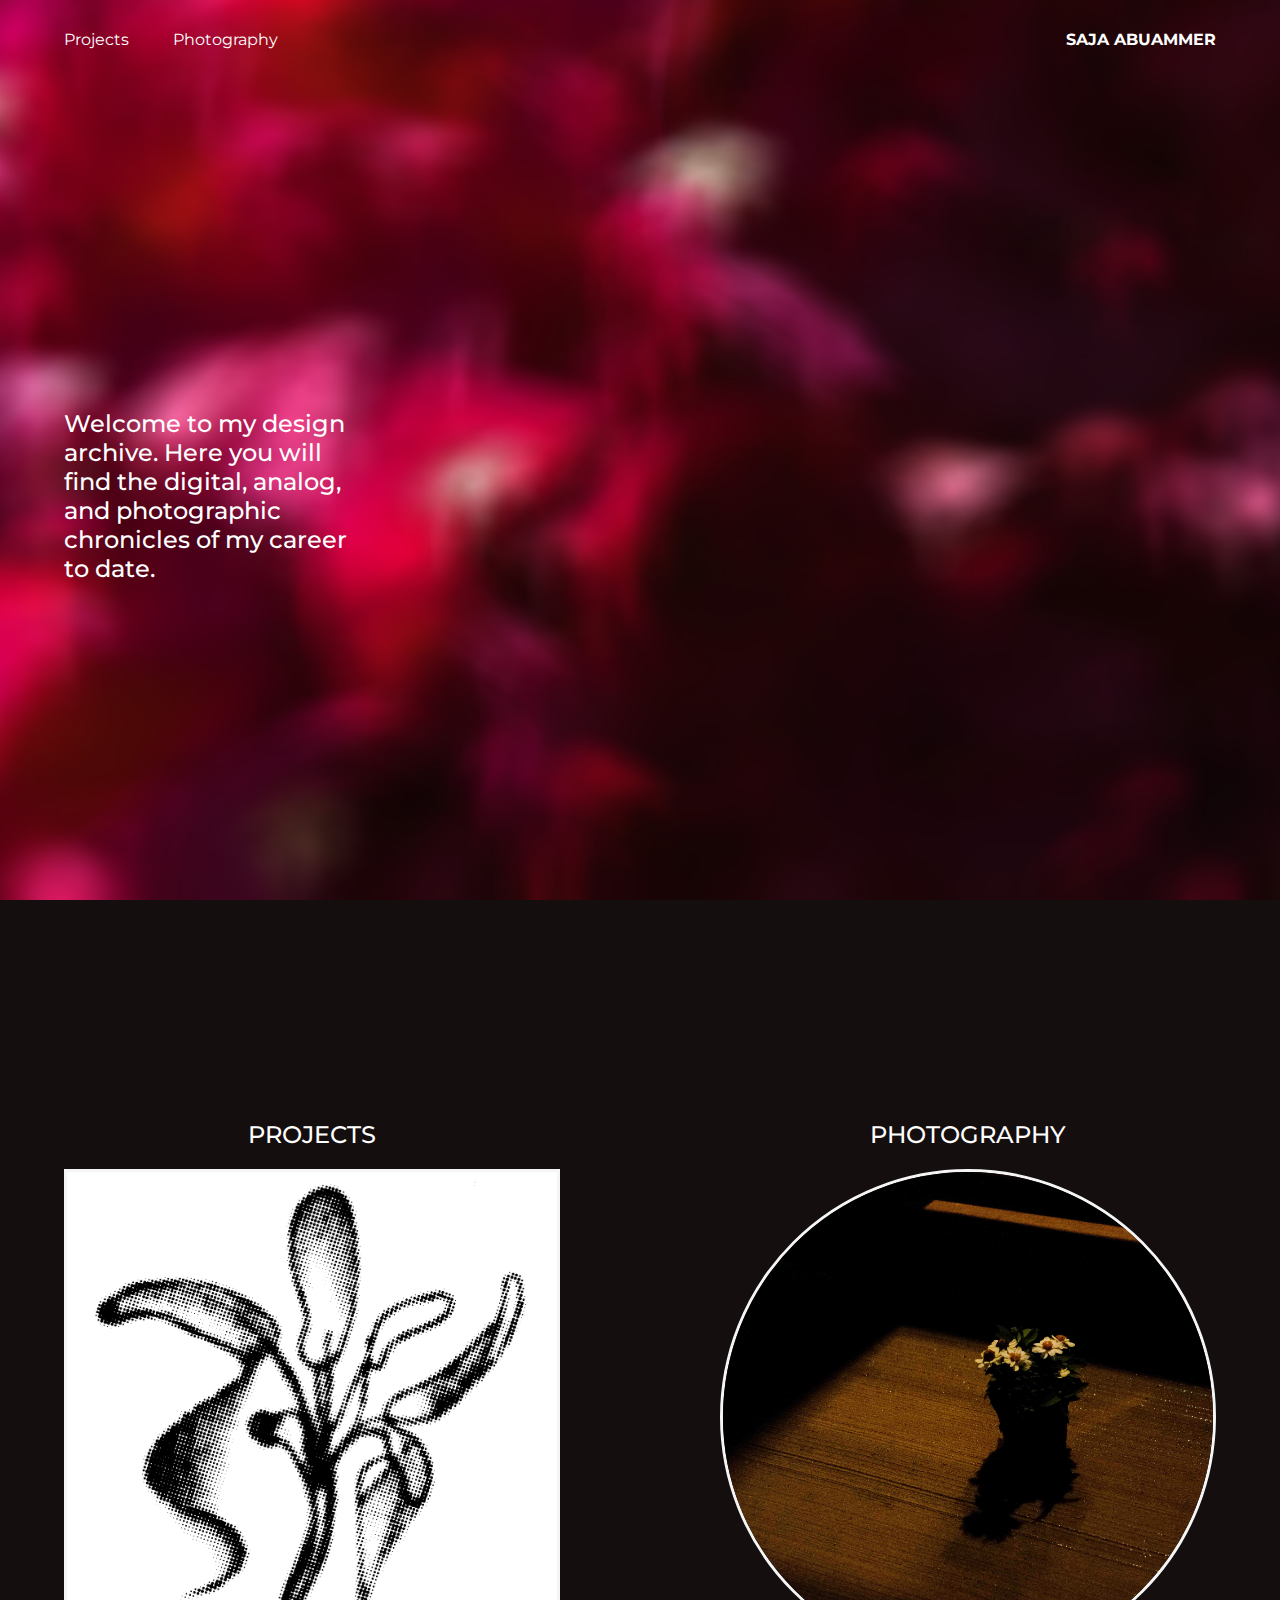
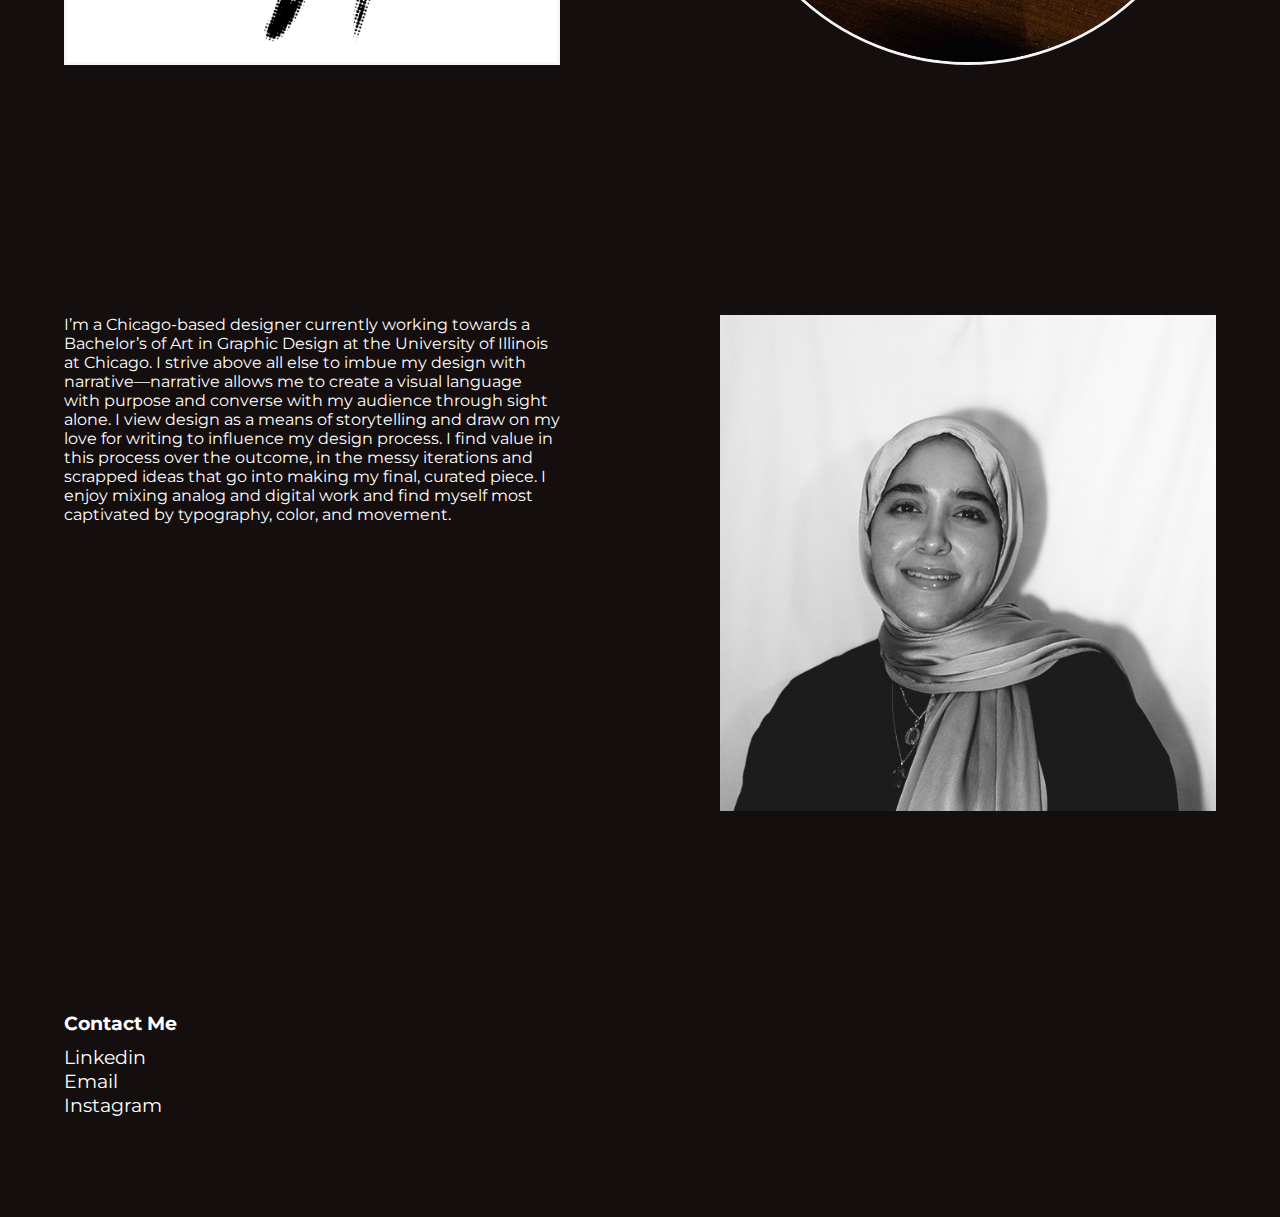
<file: index.html>
<!DOCTYPE html>
<html>
<head>
<meta charset="UTF-8">
<title>Boilerplate Template</title>

<link href="css/main.css" rel="stylesheet" type="text/css">

<link rel="preconnect" href="https://fonts.googleapis.com"> 
<link rel="preconnect" href="https://fonts.gstatic.com" crossorigin> 
<link rel="preconnect" href="https://fonts.googleapis.com">
<link rel="preconnect" href="https://fonts.gstatic.com" crossorigin>
<link href="https://fonts.googleapis.com/css2?family=Montserrat:ital,wght@0,300;0,400;0,500;0,600;0,700;0,800;0,900;1,200;1,300;1,400;1,500;1,600;1,700;1,800;1,900&display=swap" rel="stylesheet">

<link href="css/font-awesome.css" rel="stylesheet" type="text/css">

</head>

<body class="home-page">





<div class="container">
<section class="layout">
<header>
        <span class="title"><a href="index.html">SAJA ABUAMMER</a></span>

    <nav class="links">
    <ul class="menu">
        <li><a href="projects_overview.html">Projects</a></li>
        <li><a href="photography_overview.html">Photography</a></li>

    </ul>
    </nav>
    </header>
         <p class="intro-text">Welcome to my design archive. Here you will find the digital, analog, and photographic chronicles of my career to date.</div>
         </section>
</div>

<div class="home-bottom"></div>
<section class="layout">


<div class="home-grid">

    <p class="projects-title1">Projects</p>
    <p class="projects-title2">Photography</p>
    <a href="projects_overview.html"><img src="images/Thumbnails/BotanicalSymbols_-02.png" alt="" class="border"/></a>
    <a href="photography_overview.html"><img src="images/Thumbnails/Light+Shadow_TN.jpg" alt="" class="radius"/></a>

    <p class="about">I’m a Chicago-based designer currently working towards a Bachelor’s of Art in Graphic Design at the University of Illinois at Chicago. I strive above all else to imbue my design with narrative—narrative allows me to create a visual language with purpose and converse with my audience through sight alone. I view design as a means of storytelling and draw on my love for writing to influence my design process. I find value in this process over the outcome, in the messy iterations and scrapped ideas that go into making my final, curated piece. I enjoy mixing analog and digital work and find myself most captivated by typography, color, and movement.</p>
    <a href="Projects.html"><img src="images/Thumbnails/Saja_ProfilePic_BW.jpg"  alt="" class="about"/></a>

</div>

<footer>
    <div class="footer-content">
        <h4>Contact Me</h4>
    <ul>
        <li>
            <a href="https://www.linkedin.com/in/saja-abuammer/">Linkedin</a>
            <a href="mailto:sajaabuammer03@gmail.com">Email</a>
            <a href="https://www.instagram.com/saja.abuammer/?hl=en">Instagram</a>
        </li>
    </ul>
    </div>
</footer>
</section>

<script>
    var links = document.getElementsByClassName("links")
    var menu = document.getElementsByClassName("menu")
 
    window.onscroll = function(){
        if(window.pageYOffset >= menu.offsetTop){
            navbar.classList.add("sticky");
    }
    else{
        navbar.classList.remove("sticky");
    }
}
</script>

</body>
</html>
</file>
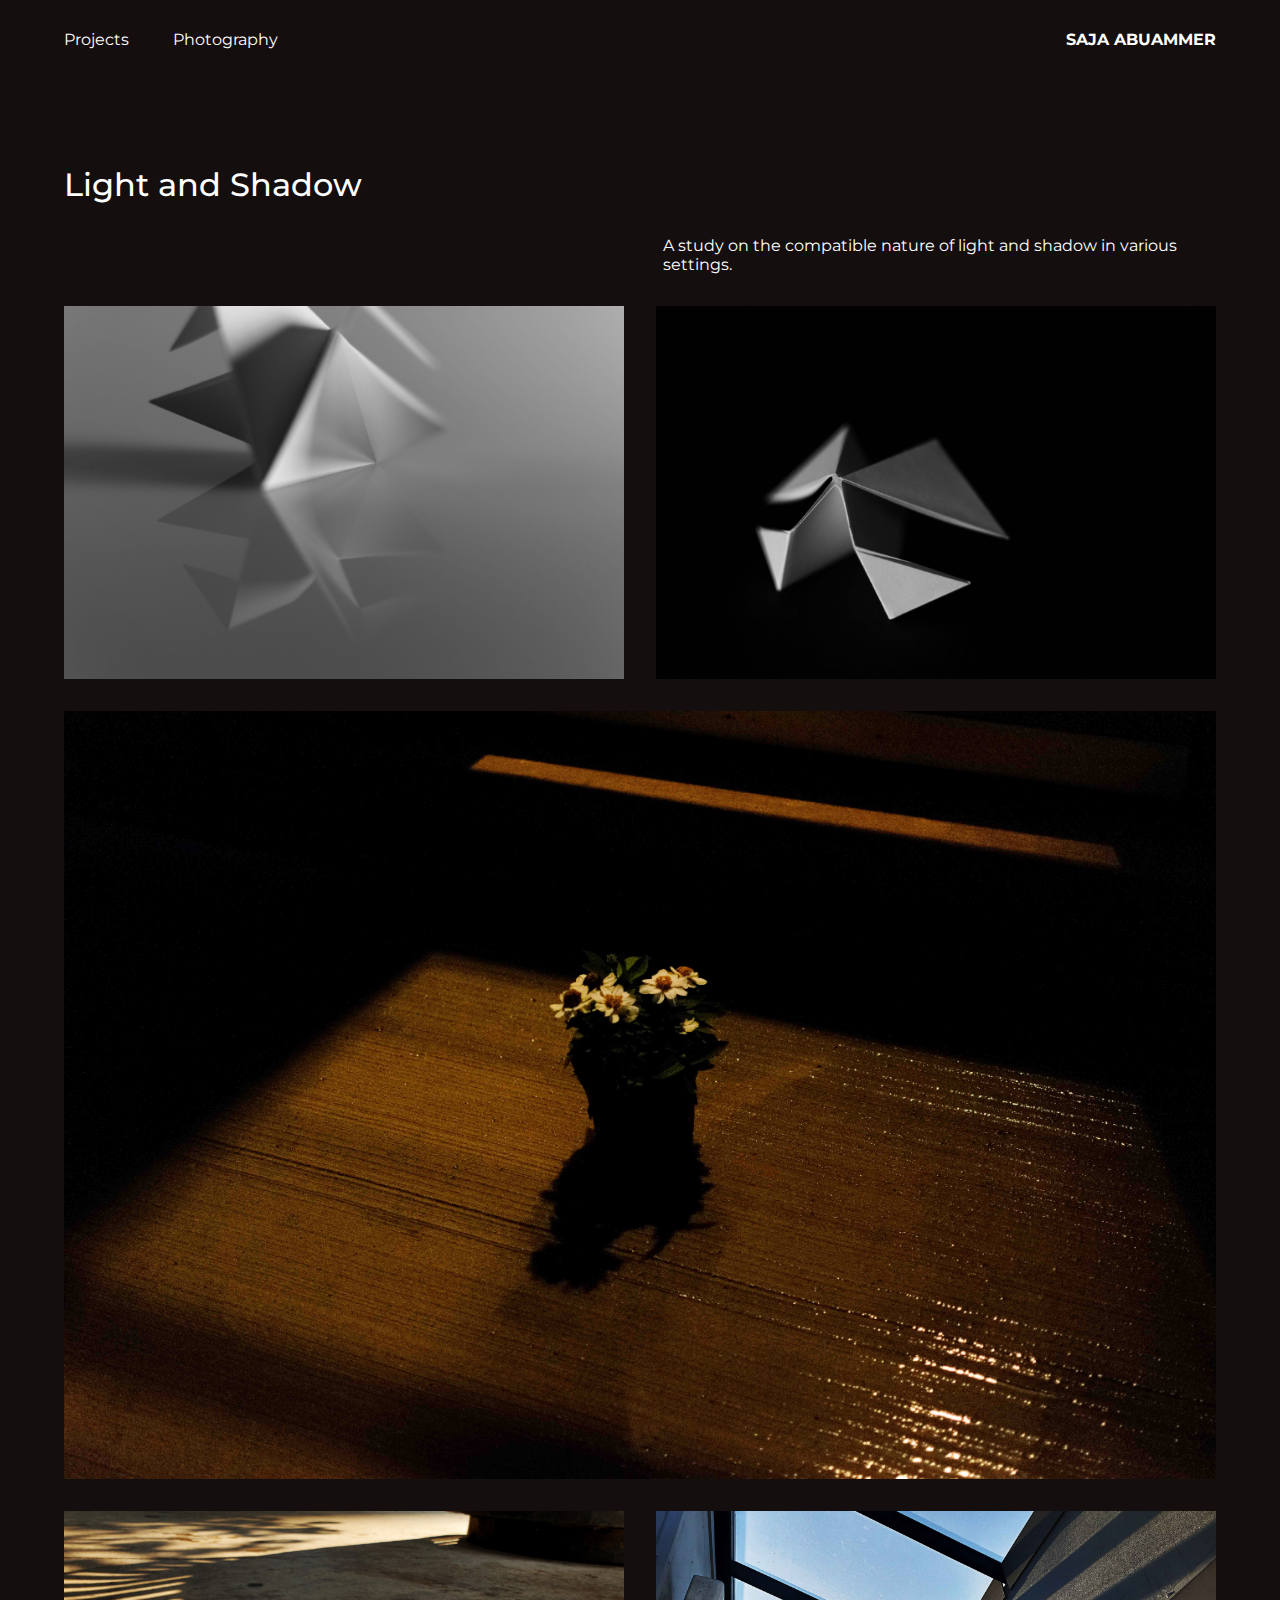
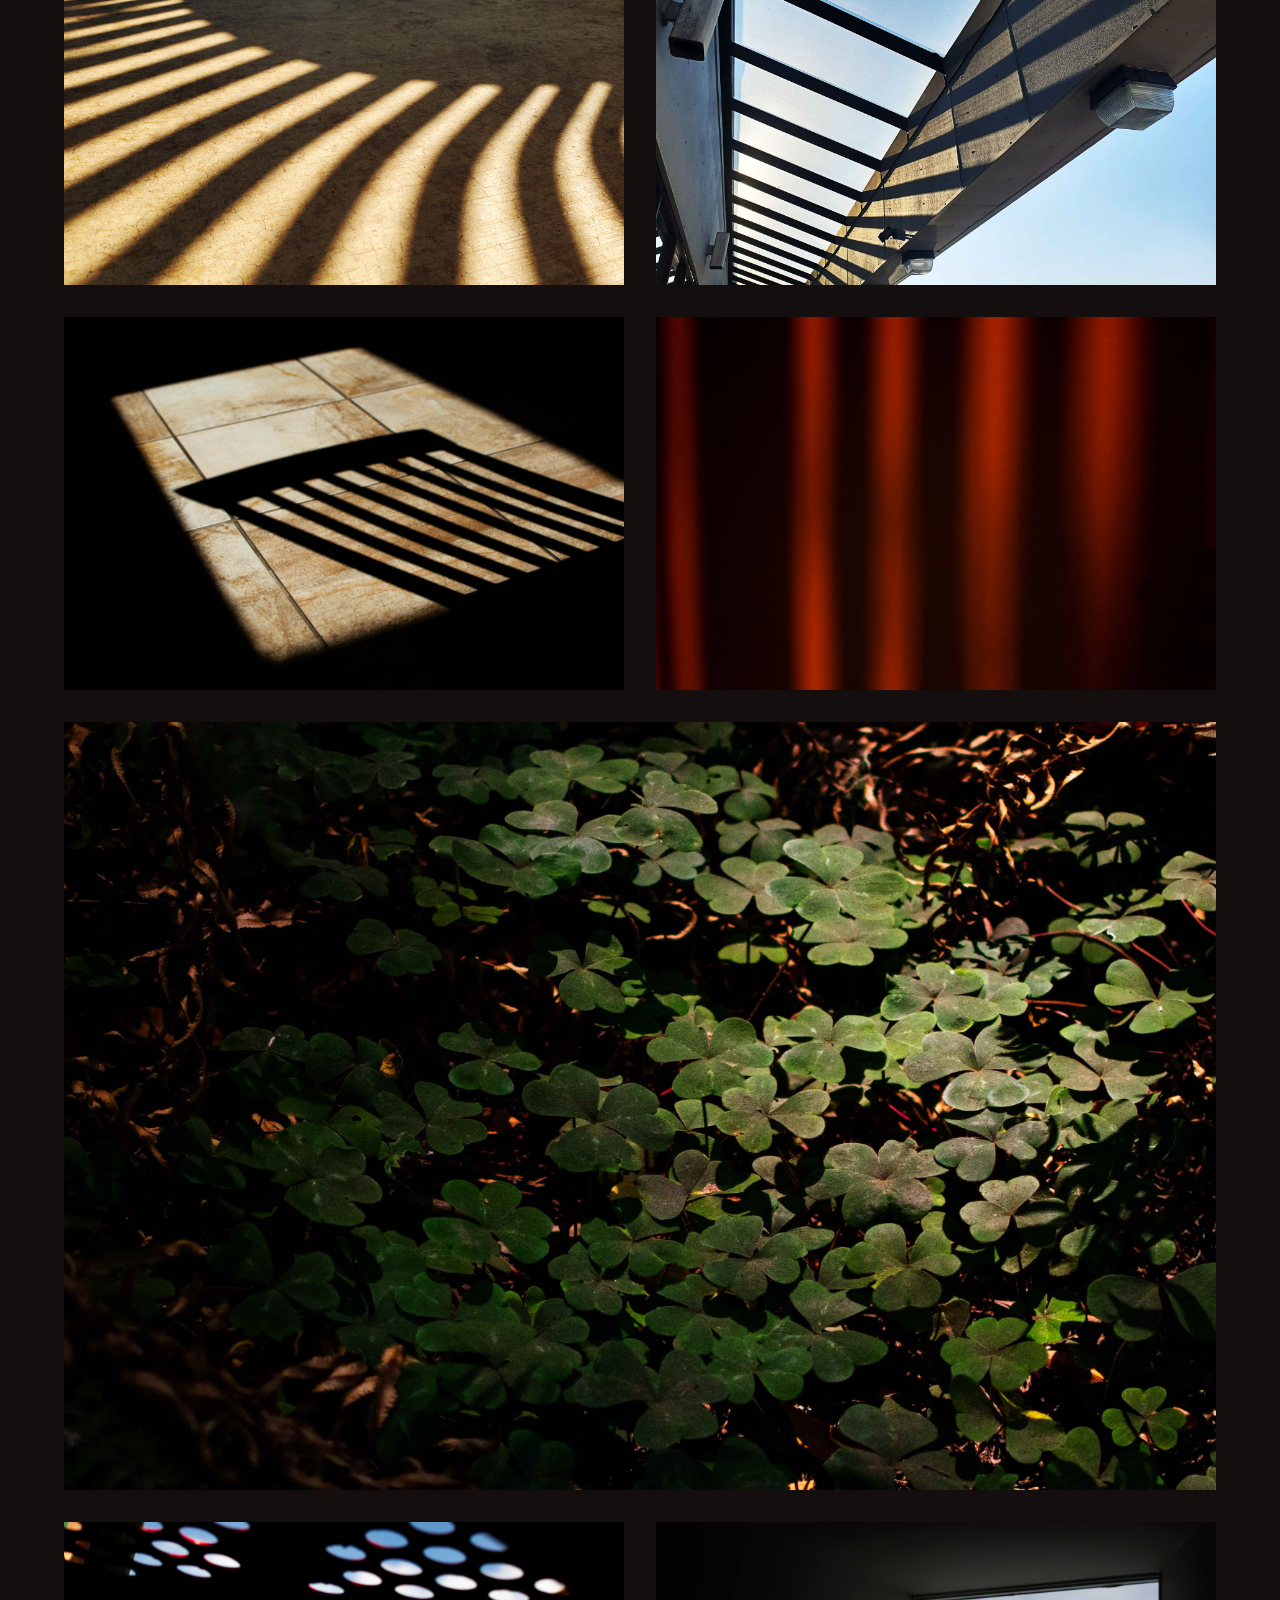
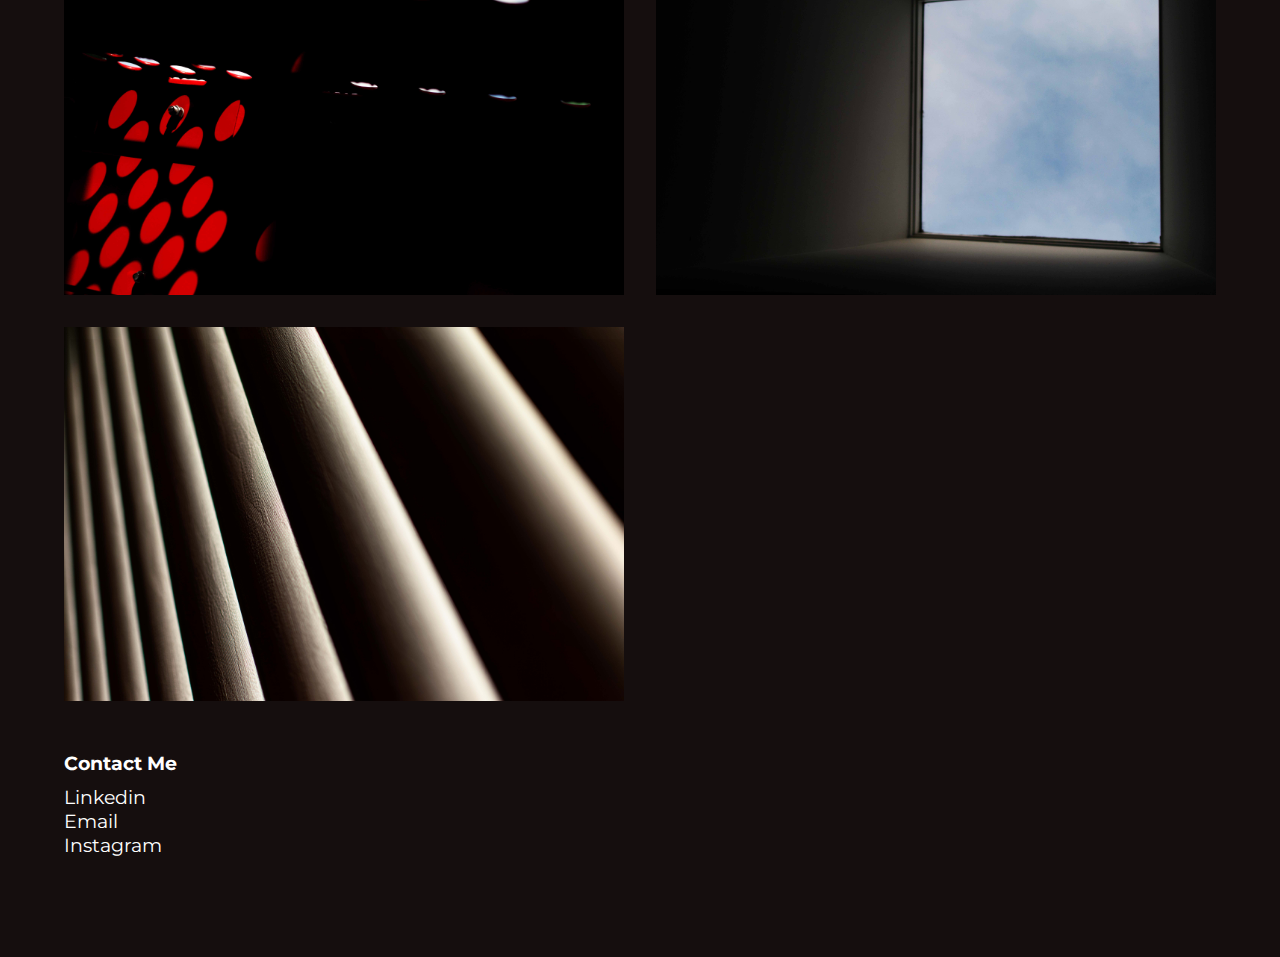
<file: photography_1.html>
<!DOCTYPE html>
<html>
<head>
<meta charset="UTF-8">
<title>Boilerplate Template</title>

<link href="css/main.css" rel="stylesheet" type="text/css">

<link rel="preconnect" href="https://fonts.googleapis.com"> 
<link rel="preconnect" href="https://fonts.gstatic.com" crossorigin> 
<link rel="preconnect" href="https://fonts.googleapis.com">
<link rel="preconnect" href="https://fonts.gstatic.com" crossorigin>
<link href="https://fonts.googleapis.com/css2?family=Montserrat:ital,wght@0,300;0,400;0,500;0,600;0,700;0,800;0,900;1,200;1,300;1,400;1,500;1,600;1,700;1,800;1,900&display=swap" rel="stylesheet">

<link href="css/font-awesome.css" rel="stylesheet" type="text/css">

</head>


<body>
<section class="layout">

    <header>
        <div class="title">
            <span><a href="index.html">SAJA ABUAMMER</a></span>
        </div>
    
        <nav class="links">
        <ul>
            <li><a href="projects_overview.html">Projects</a></li>
            <li><a href="photography_overview.html">Photography</a></li>
    
        </ul>
        </nav>
    
    </header>
    
<main>

    <h1>Light and Shadow</h1>
     <h2> A study on the compatible nature of light and shadow in various settings.</h2>

    <div class="photography1-grid">
        <div><img src="images/Photography_Images/paper forms/rigid/PT_Small_Rigid-3.jpg" alt=""/></div>
        <div><img src="images/Photography_Images/paper forms/rigid/PT_Small_Rigid-2.jpg" alt=""/></div>
        <div class="pthighlight"><img src="images/Photography_Images/Light + Shadow/PT_Small_L+S-3.jpg" alt=""/></div>
        <div><img src="images/Photography_Images/Light + Shadow/PT_Small_L+S-1.jpg" alt=""/></div>
        <div><img src="images/Photography_Images/Light + Shadow/PT_Small_L+S-5.jpg" alt=""/></div>
        <div><img src="images/Photography_Images/Light + Shadow/PT_Small_L+S-6.jpg" alt=""/></div>
        <div><img src="images/Photography_Images/Light + Shadow/PT_Small_L+S-7.jpg" alt=""/></div>
        <div class="pthighlight"><img src="images/Photography_Images/Light + Shadow/PT_Small_L+S-10.jpg" alt=""/></div>
        <div><img src="images/Photography_Images/Light + Shadow/PT_Small_L+S-8.jpg" alt=""/></div>
        <div><img src="images/Photography_Images/Light + Shadow/PT_Small_L+S-14.jpg" alt=""/></div>
        <div><img src="images/Photography_Images/Light + Shadow/PT_Small_L+S-4.jpg" alt=""/></div>

    </div>

</main>

<footer>
    <div class="footer-content">
        <h4>Contact Me</h4>
    <ul>
        <li>
            <a href="https://www.linkedin.com/in/saja-abuammer/">Linkedin</a>
            <a href="mailto:sajaabuammer03@gmail.com">Email</a>
            <a href="https://www.instagram.com/saja.abuammer/?hl=en">Instagram</a>
        </li>
    </ul>
    </div>
</footer>
</section>
</body>
</file>
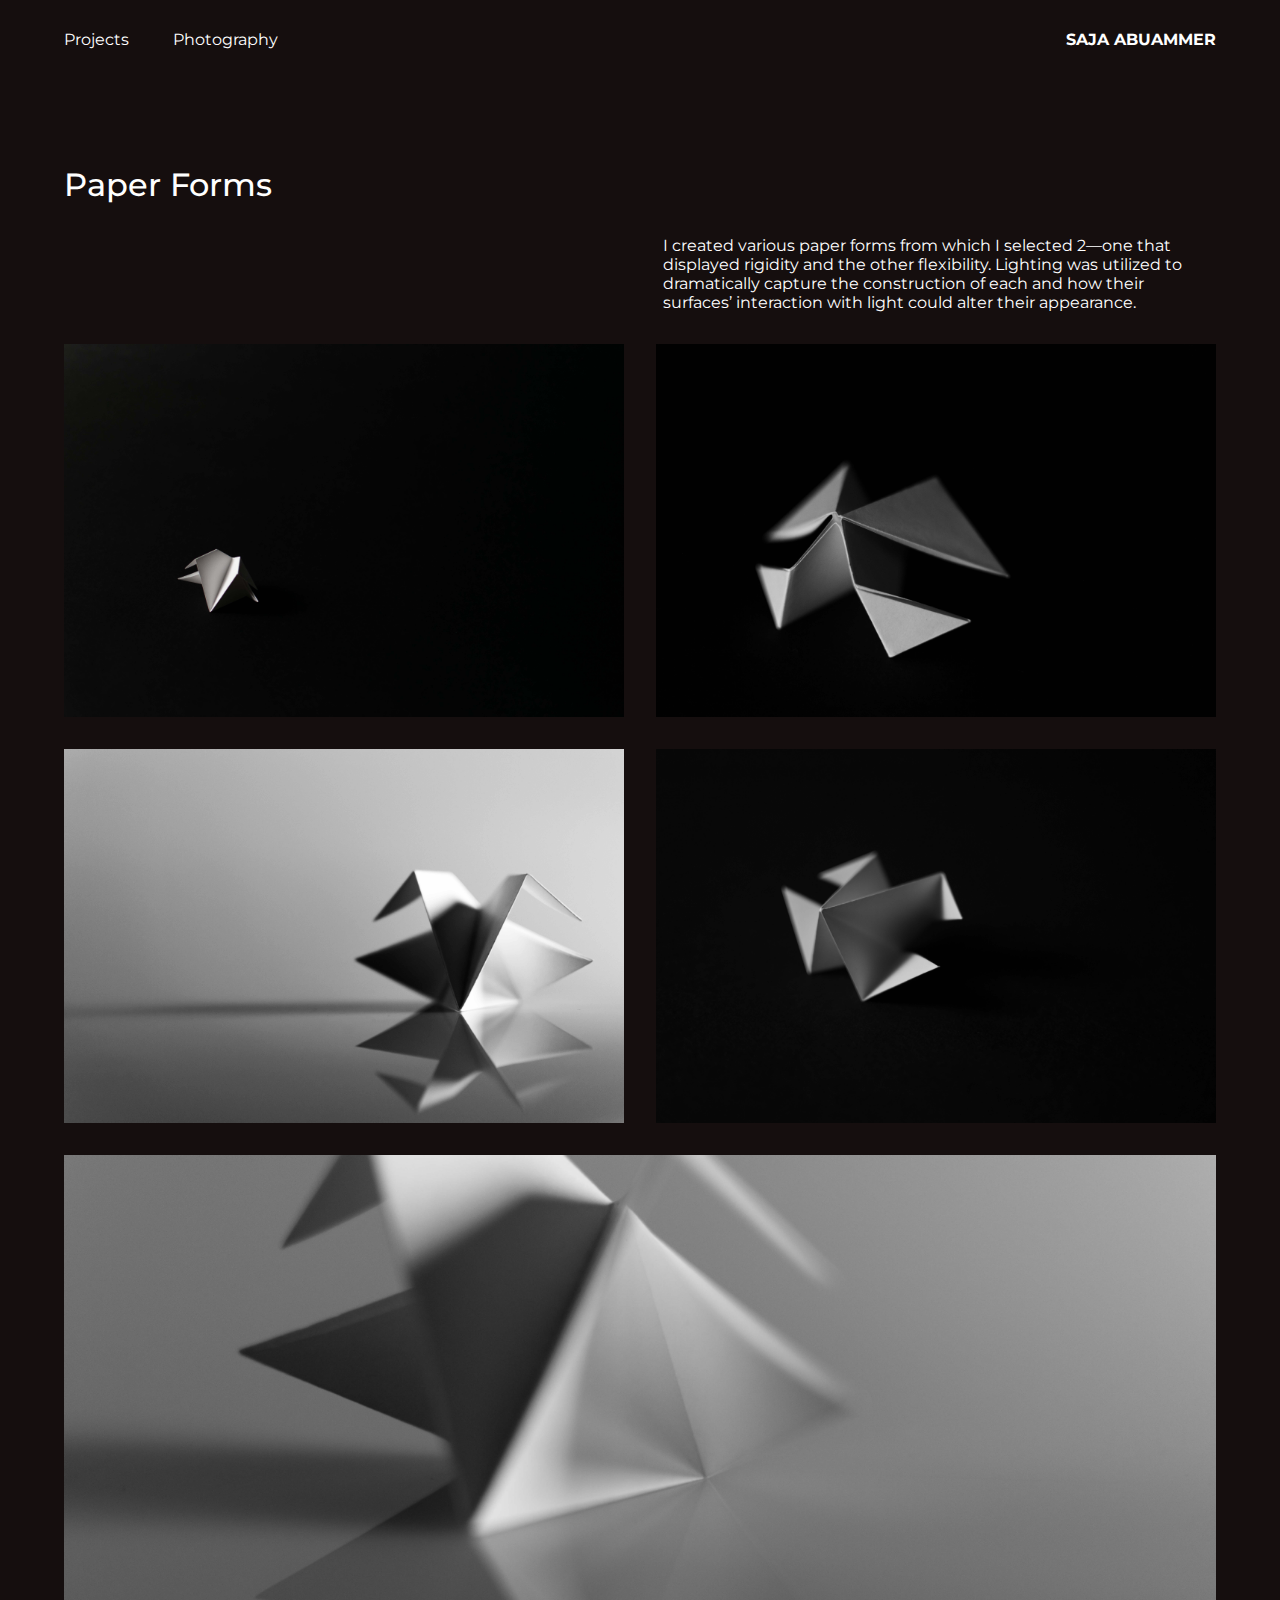
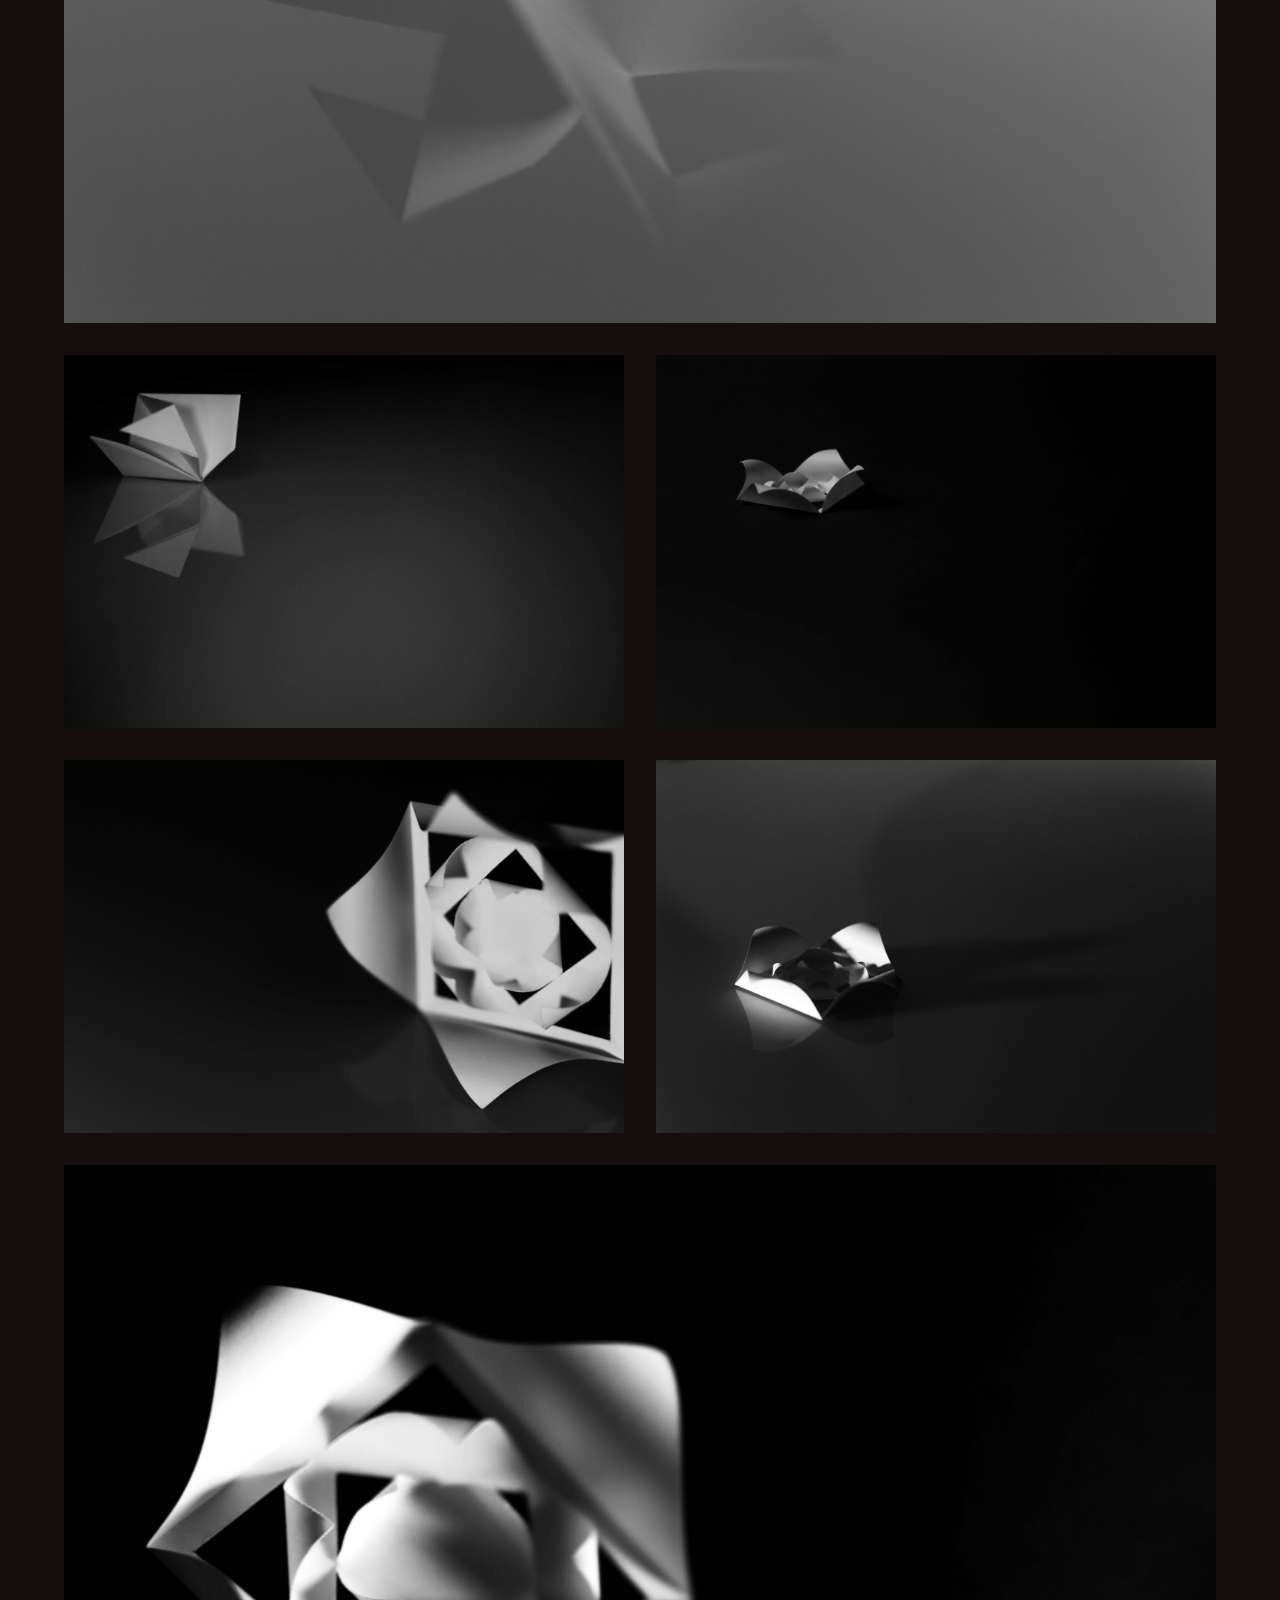
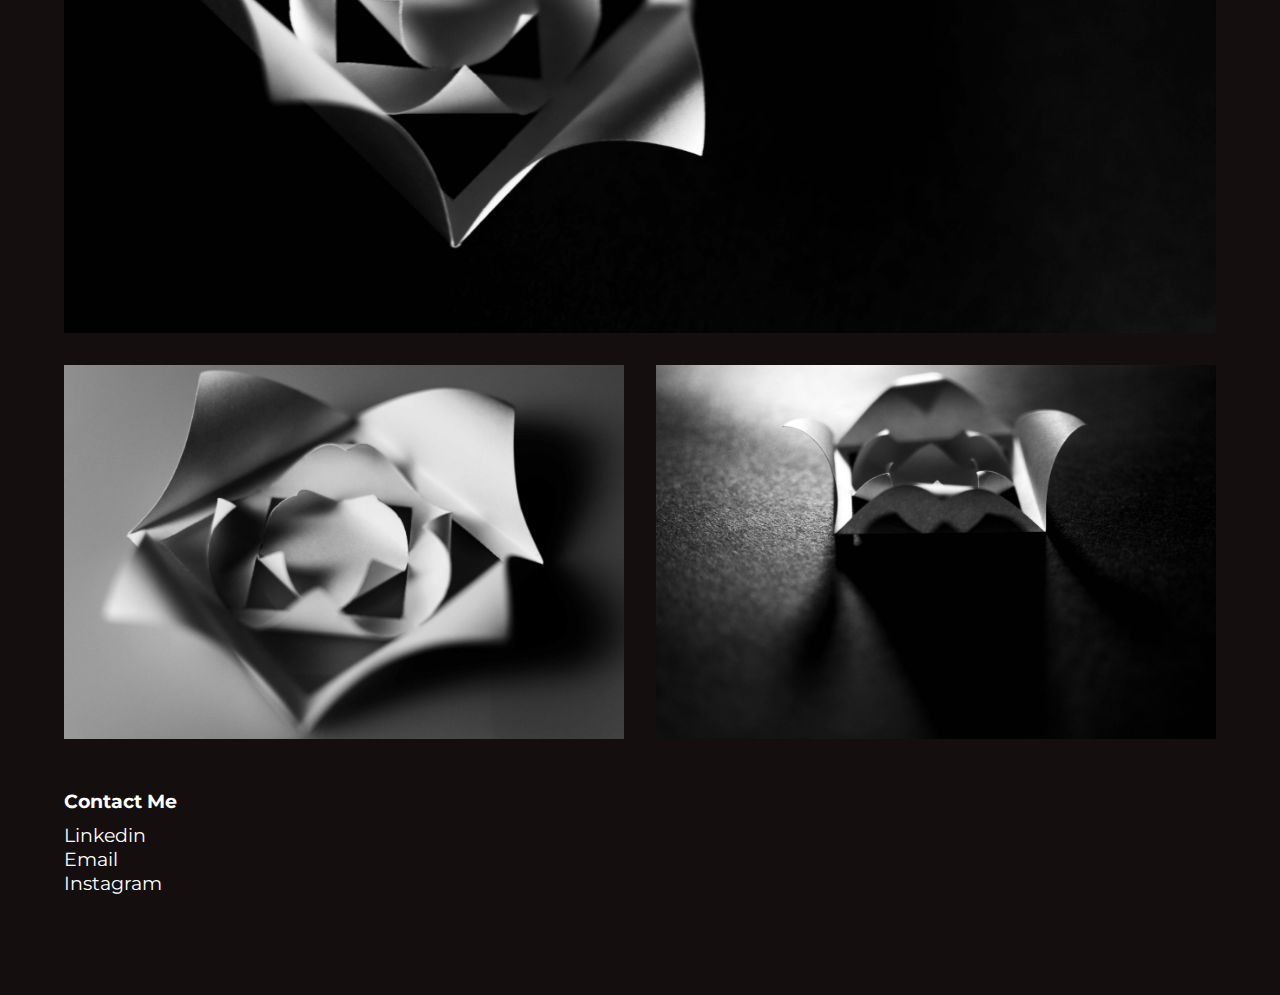
<file: photography_2.html>
<!DOCTYPE html>
<html>
<head>
<meta charset="UTF-8">
<title>Boilerplate Template</title>

<link href="css/main.css" rel="stylesheet" type="text/css">

<link rel="preconnect" href="https://fonts.googleapis.com"> 
<link rel="preconnect" href="https://fonts.gstatic.com" crossorigin> 
<link rel="preconnect" href="https://fonts.googleapis.com">
<link rel="preconnect" href="https://fonts.gstatic.com" crossorigin>
<link href="https://fonts.googleapis.com/css2?family=Montserrat:ital,wght@0,300;0,400;0,500;0,600;0,700;0,800;0,900;1,200;1,300;1,400;1,500;1,600;1,700;1,800;1,900&display=swap" rel="stylesheet">

<link href="css/font-awesome.css" rel="stylesheet" type="text/css">

</head>


<body>
<section class="layout">

    <header>
        <div class="title">
            <span><a href="index.html">SAJA ABUAMMER</a></span>
        </div>
    
        <nav class="links">
        <ul>
            <li><a href="projects_overview.html">Projects</a></li>
            <li><a href="photography_overview.html">Photography</a></li>
    
        </ul>
        </nav>
    
    </header>
    
<main>

    <h1>Paper Forms</h1>
        <h2> I created various paper forms from which I selected 2—one that displayed rigidity and the other flexibility. Lighting was utilized to dramatically capture the construction of each and how their surfaces’ interaction with light could alter their appearance. </h2>

    <div class="photography1-grid">
        <div><img src="images/Photography_Images/paper forms/rigid/PT_Small_Rigid-1.jpg"  alt=""/></div>
        <div><img src="images/Photography_Images/paper forms/rigid/PT_Small_Rigid-2.jpg"  alt=""/></div>
        <div><img src="images/Photography_Images/paper forms/rigid/PT_Small_Rigid-6.jpg"  alt=""/></div>
        <div><img src="images/Photography_Images/paper forms/rigid/PT_Small_Rigid-4.jpg"  alt=""/></div>
        <div class="pthighlight"><img src="images/Photography_Images/paper forms/rigid/PT_Small_Rigid-3.jpg"  alt=""/></div>
        <div><img src="images/Photography_Images/paper forms/rigid/PT_Small_Rigid-5.jpg"  alt=""/></div>
        
        <div><img src="images/Photography_Images/paper forms/flex/PT_Small_Flex-2.jpg"  alt=""/></div>
        <div><img src="images/Photography_Images/paper forms/flex/PT_Small_Flex-4.jpg"  alt=""/></div>
        <div><img src="images/Photography_Images/paper forms/flex/PT_Small_Flex-3.jpg"  alt=""/></div>
        <div class="pthighlight"><img src="images/Photography_Images/paper forms/flex/PT_Small_Flex-1.jpg"  alt=""/></div>
        <div><img src="images/Photography_Images/paper forms/flex/PT_Small_Flex-5.jpg"  alt=""/></div>
        <div><img src="images/Photography_Images/paper forms/flex/NEW_flexible.jpg"  alt=""/></div>

        
    </div>
    
</main>

<footer>
    <div class="footer-content">
        <h4>Contact Me</h4>
    <ul>
        <li>
            <a href="https://www.linkedin.com/in/saja-abuammer/">Linkedin</a>
            <a href="mailto:sajaabuammer03@gmail.com">Email</a>
            <a href="https://www.instagram.com/saja.abuammer/?hl=en">Instagram</a>
        </li>
    </ul>
    </div>
</footer>
</section>
</body>
</file>
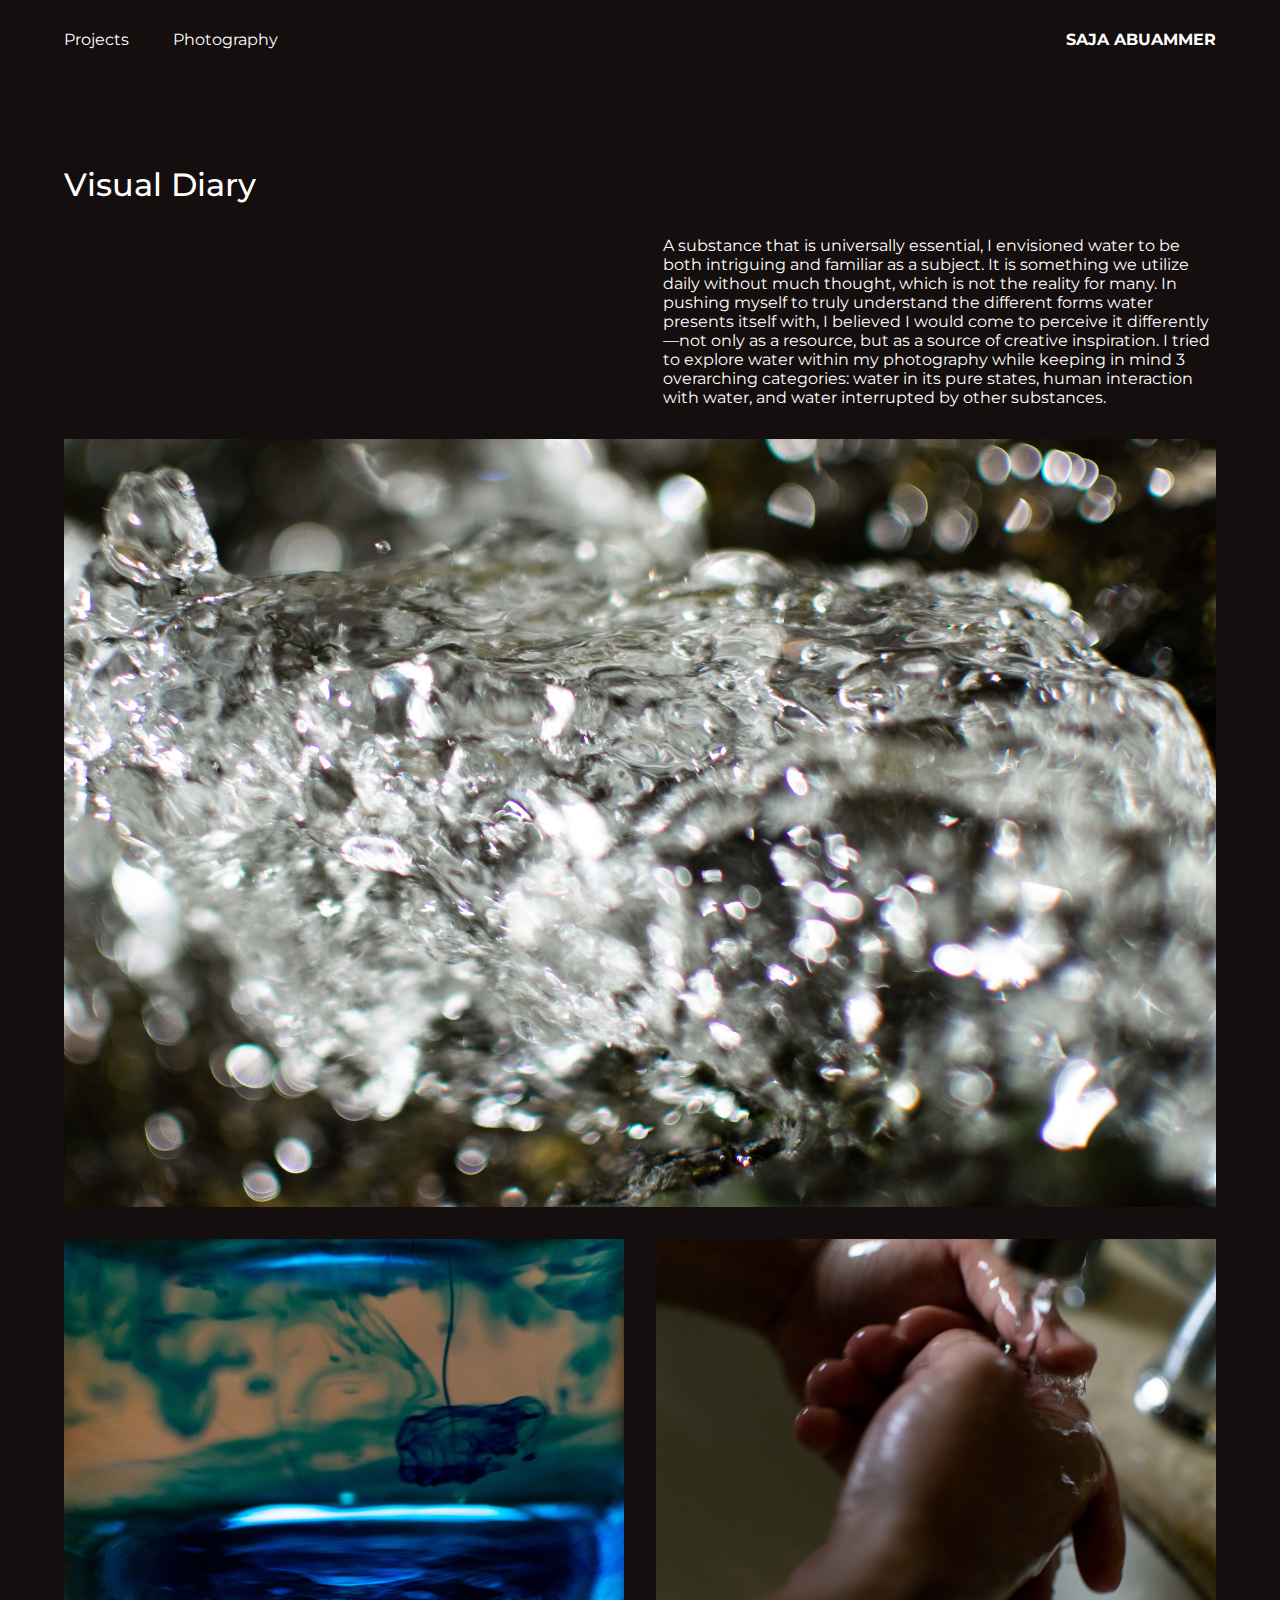
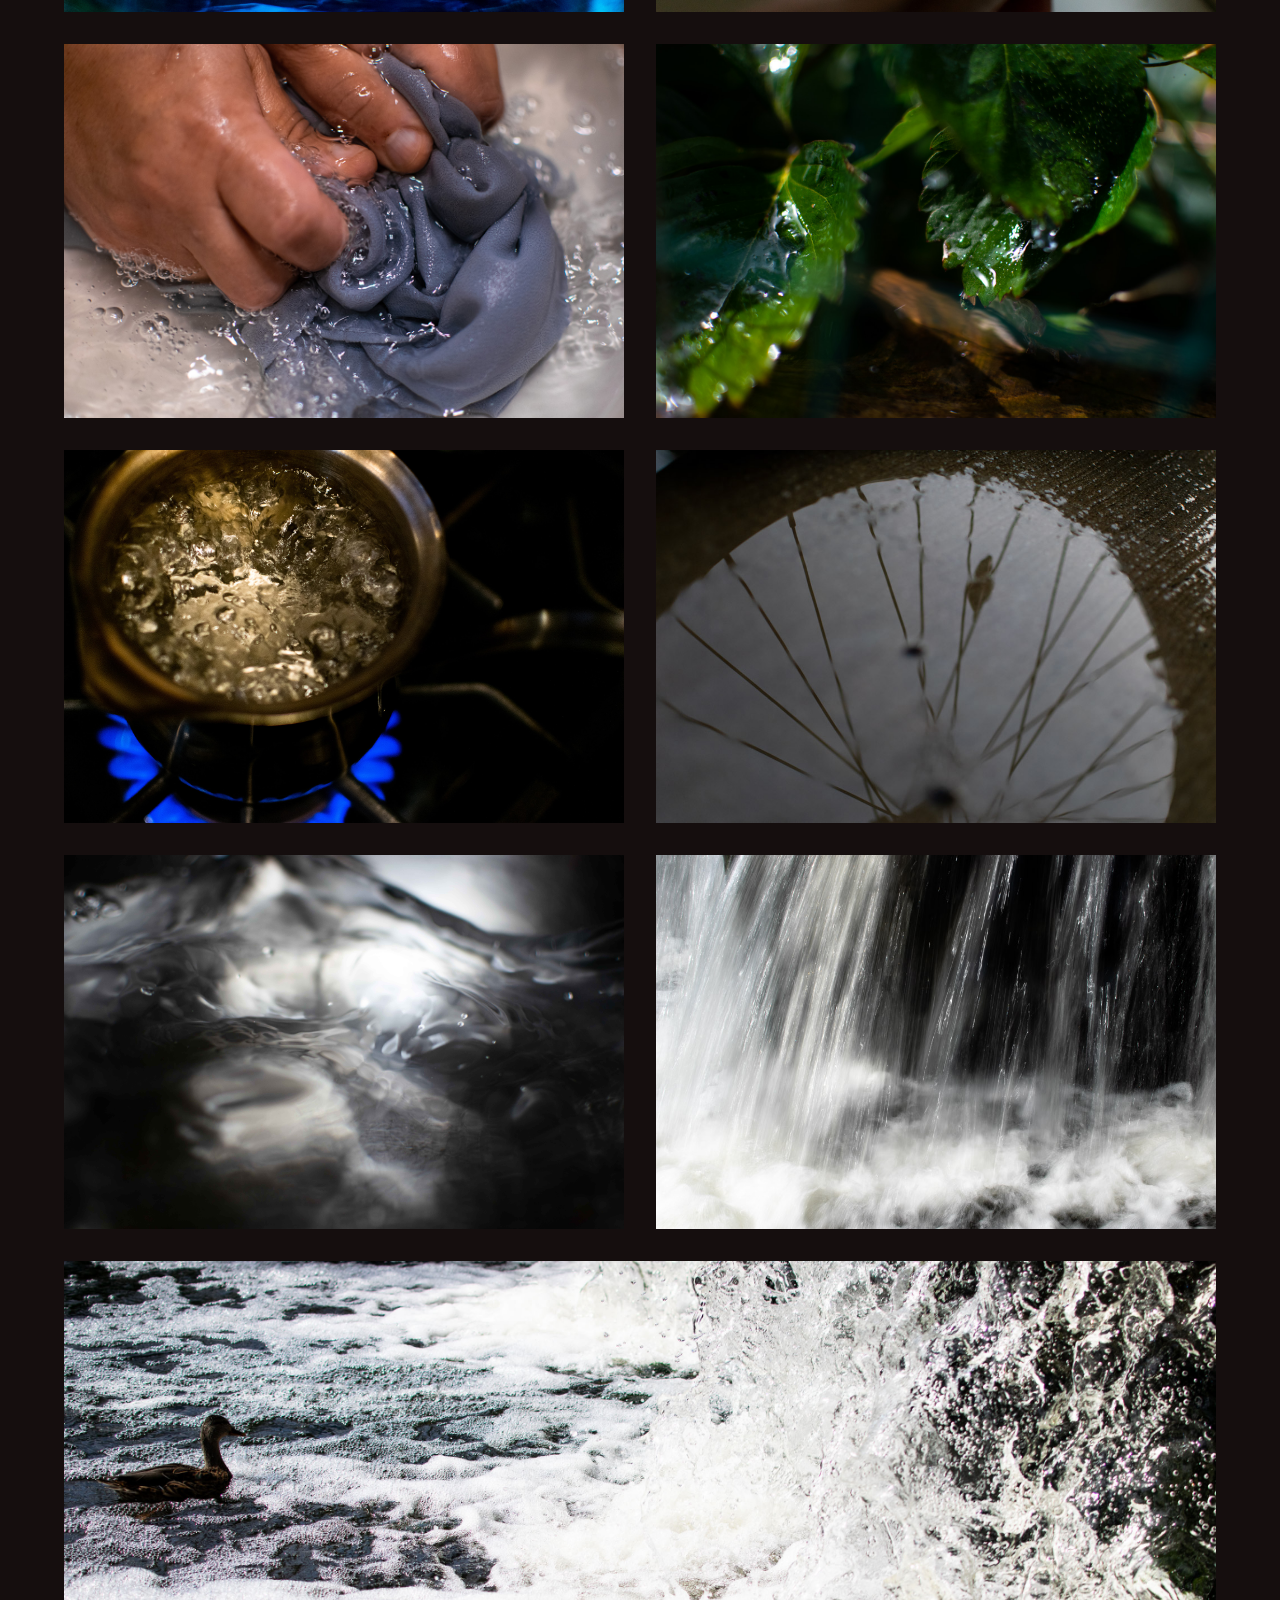
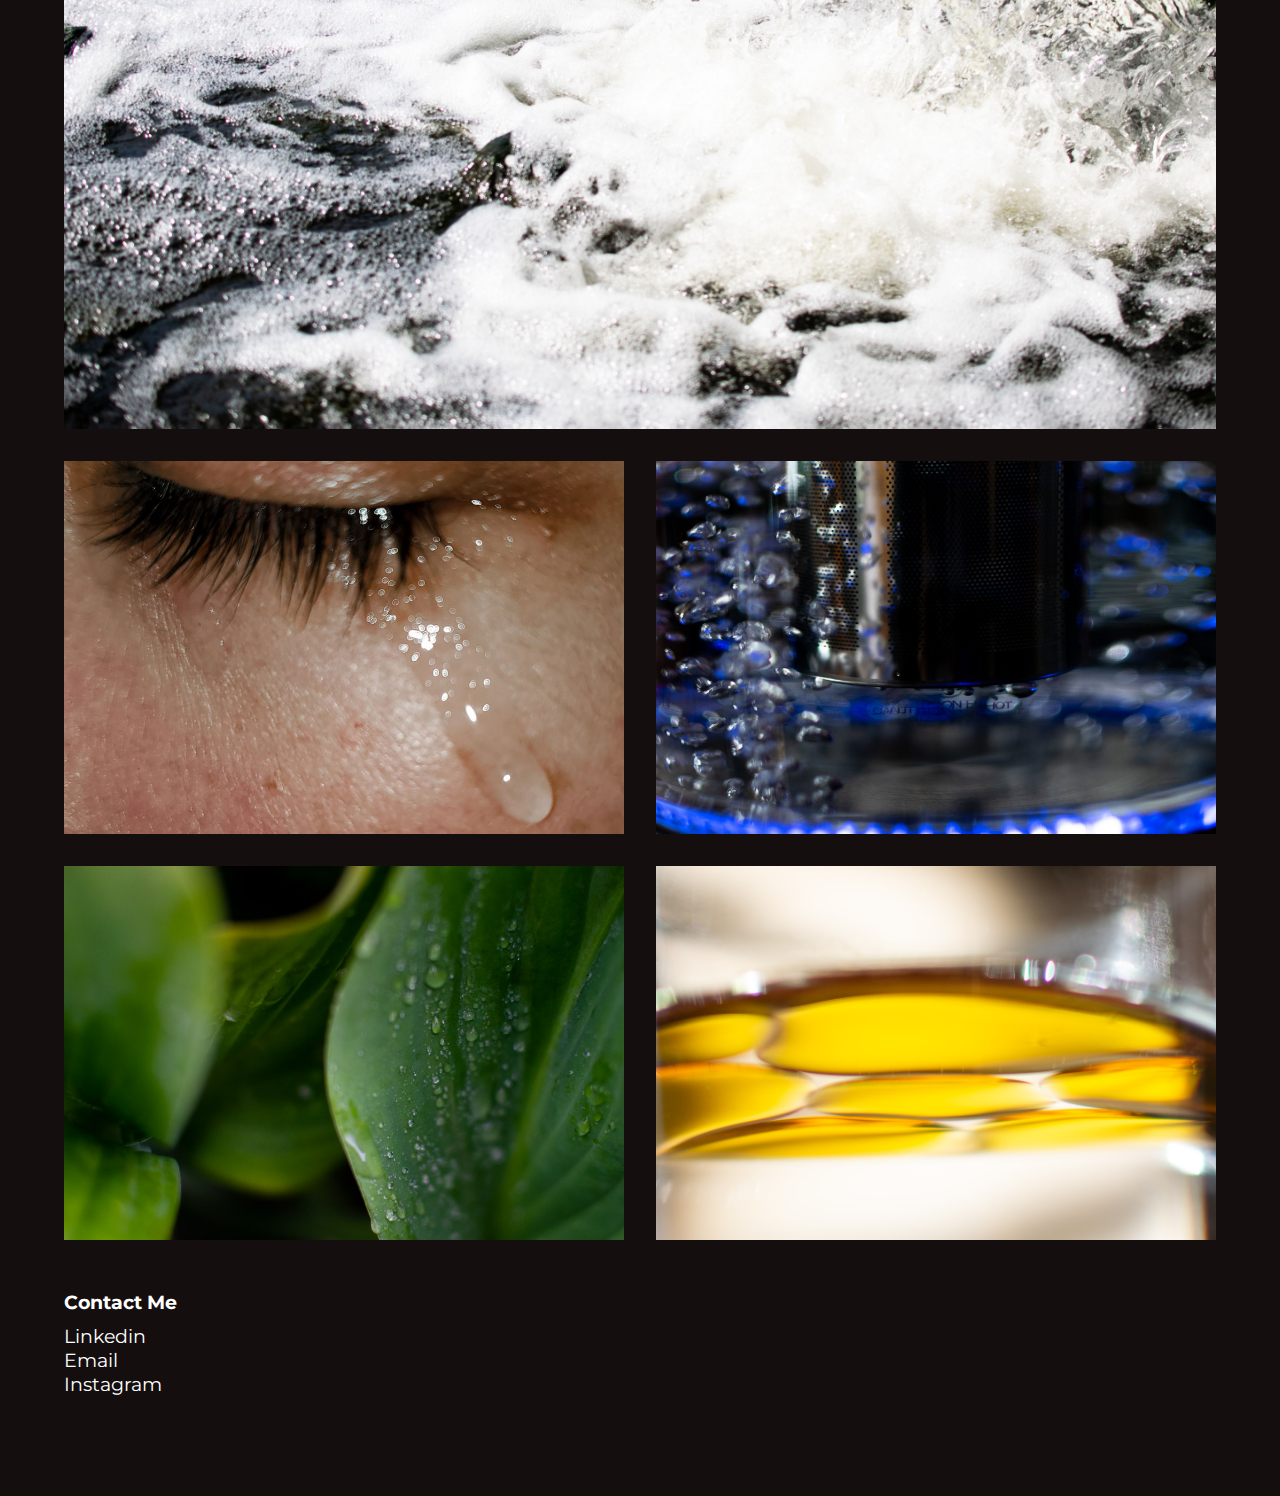
<file: photography_3.html>
<!DOCTYPE html>
<html>
<head>
<meta charset="UTF-8">
<title>Boilerplate Template</title>

<link href="css/main.css" rel="stylesheet" type="text/css">

<link rel="preconnect" href="https://fonts.googleapis.com"> 
<link rel="preconnect" href="https://fonts.gstatic.com" crossorigin> 
<link rel="preconnect" href="https://fonts.googleapis.com">
<link rel="preconnect" href="https://fonts.gstatic.com" crossorigin>
<link href="https://fonts.googleapis.com/css2?family=Montserrat:ital,wght@0,300;0,400;0,500;0,600;0,700;0,800;0,900;1,200;1,300;1,400;1,500;1,600;1,700;1,800;1,900&display=swap" rel="stylesheet">

<link href="css/font-awesome.css" rel="stylesheet" type="text/css">

</head>


<body>
<section class="layout">

    <header>
        <div class="title">
            <span><a href="index.html">SAJA ABUAMMER</a></span>
        </div>
    
        <nav class="links">
        <ul>
            <li><a href="projects_overview.html">Projects</a></li>
            <li><a href="photography_overview.html">Photography</a></li>
    
        </ul>
        </nav>
    
    </header>
    
<main>

    <h1>Visual Diary</h1>
    <h2> A substance that is universally essential, I envisioned water to be both intriguing and familiar as a subject. It is something we utilize daily without much thought, which is not the reality for many. In pushing myself to truly understand the different forms water presents itself with, I believed I would come to perceive it differently—not only as a resource, but as a source of creative inspiration. I tried to explore water within my photography while keeping in mind 3 overarching categories: water in its pure states, human interaction with water, and water interrupted by other substances. </h2>

    <div class="photography1-grid">
        <div class="pthighlight"><img src="images/Photography_Images/Visual Diary/VD_12.jpg"  alt=""/></div>
        <div><img src="images/Photography_Images/Visual Diary/VD_2.jpg"  alt=""/></div>
        <div><img src="images/Photography_Images/Visual Diary/VD_3.jpg"  alt=""/></div>
        <div><img src="images/Photography_Images/Visual Diary/VD_5.jpg"  alt=""/></div>
        <div><img src="images/Photography_Images/Visual Diary/VD_4.jpg"  alt=""/></div>
        <div><img src="images/Photography_Images/Visual Diary/VD_6.jpg"  alt=""/></div>
        <div><img src="images/Photography_Images/Visual Diary/VD_7.jpg"  alt=""/></div>
        <div><img src="images/Photography_Images/Visual Diary/VD_8.jpg"  alt=""/></div>
        <div><img src="images/Photography_Images/Visual Diary/VD_9.jpg"  alt=""/></div>
        <div class="pthighlight"><img src="images/Photography_Images/Visual Diary/VD_1.jpg"  alt=""/></div>
        <div><img src="images/Photography_Images/Visual Diary/VD_10.jpg"  alt=""/></div>
        <div><img src="images/Photography_Images/Visual Diary/VD_13.jpg"  alt=""/></div>
        <div><img src="images/Photography_Images/Visual Diary/VD_11.jpg"  alt=""/></div>
        <div><img src="images/Photography_Images/Visual Diary/VD_14.jpg"  alt=""/></div>



        
    </div>
    
</main>

<footer>
    <div class="footer-content">
        <h4>Contact Me</h4>
    <ul>
        <li>
            <a href="https://www.linkedin.com/in/saja-abuammer/">Linkedin</a>
            <a href="mailto:sajaabuammer03@gmail.com">Email</a>
            <a href="https://www.instagram.com/saja.abuammer/?hl=en">Instagram</a>
        </li>
    </ul>
    </div>
</footer>
</section>
</body>
</file>
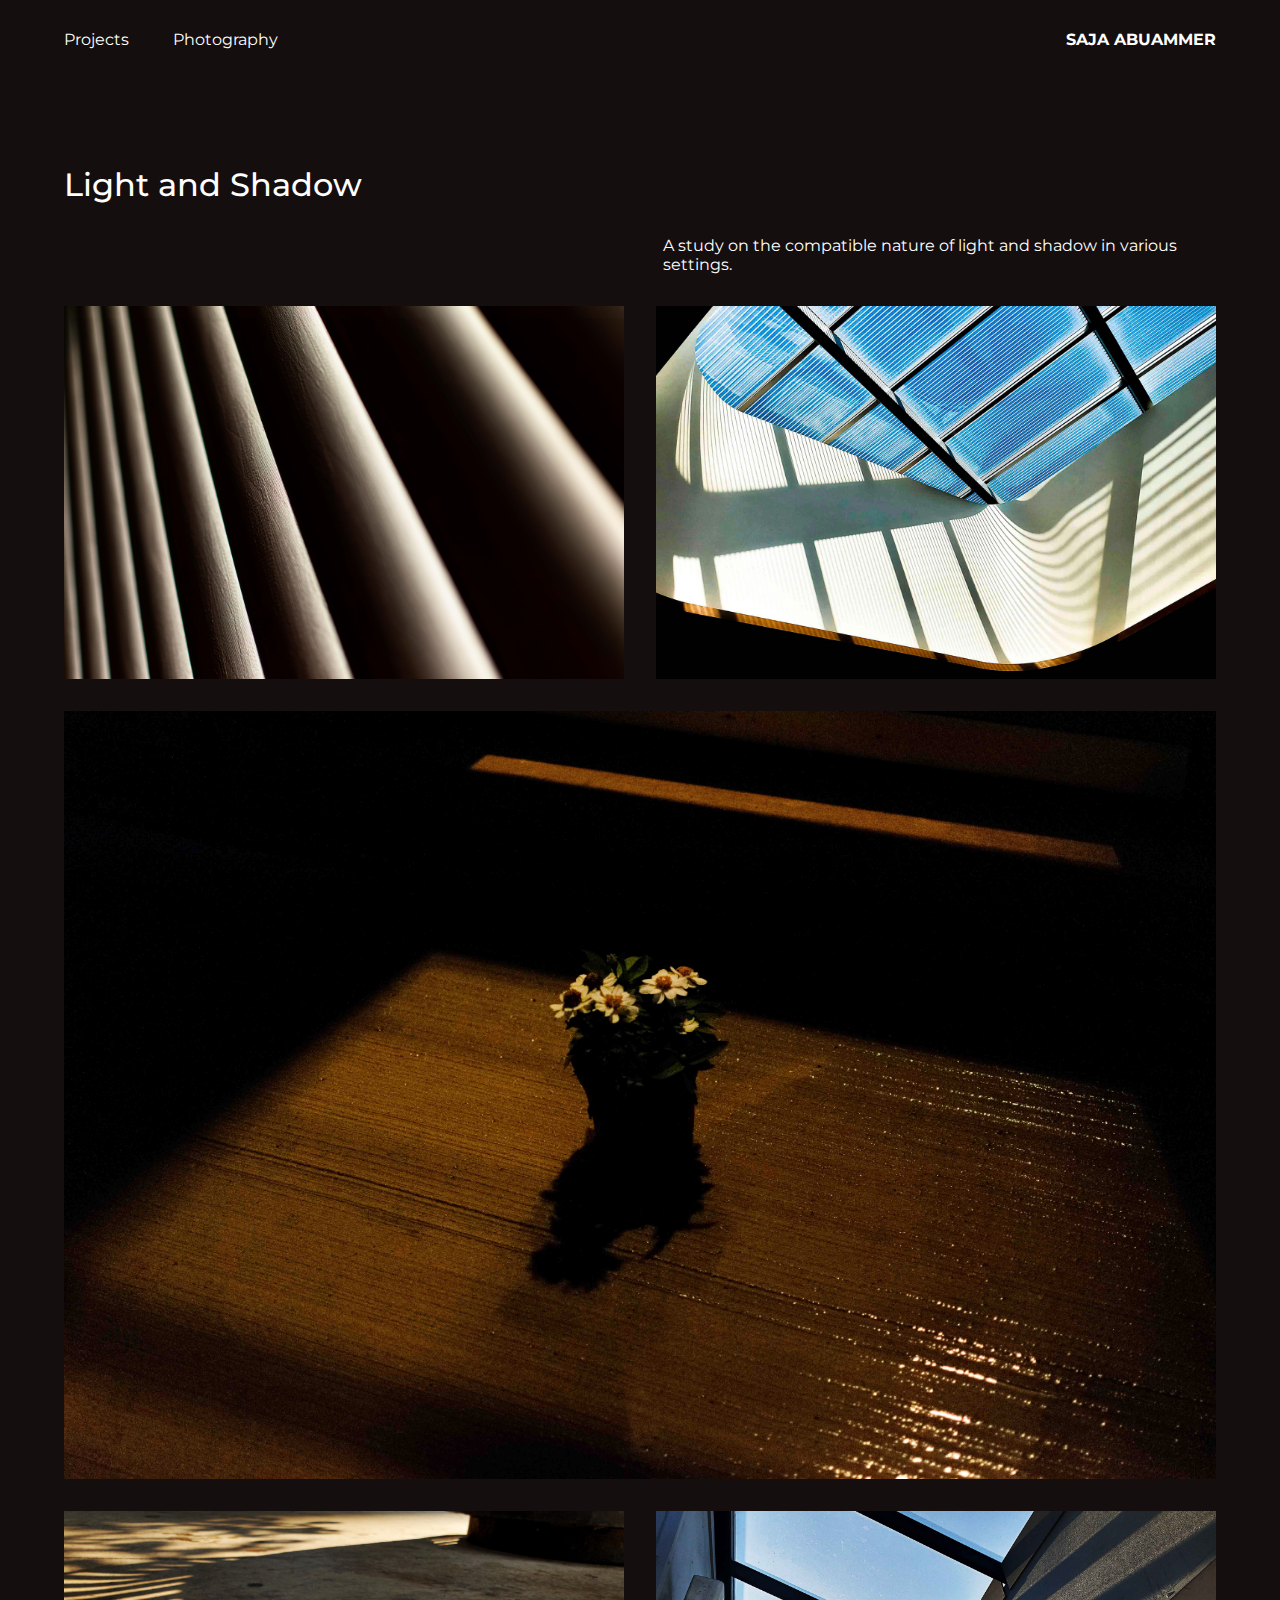
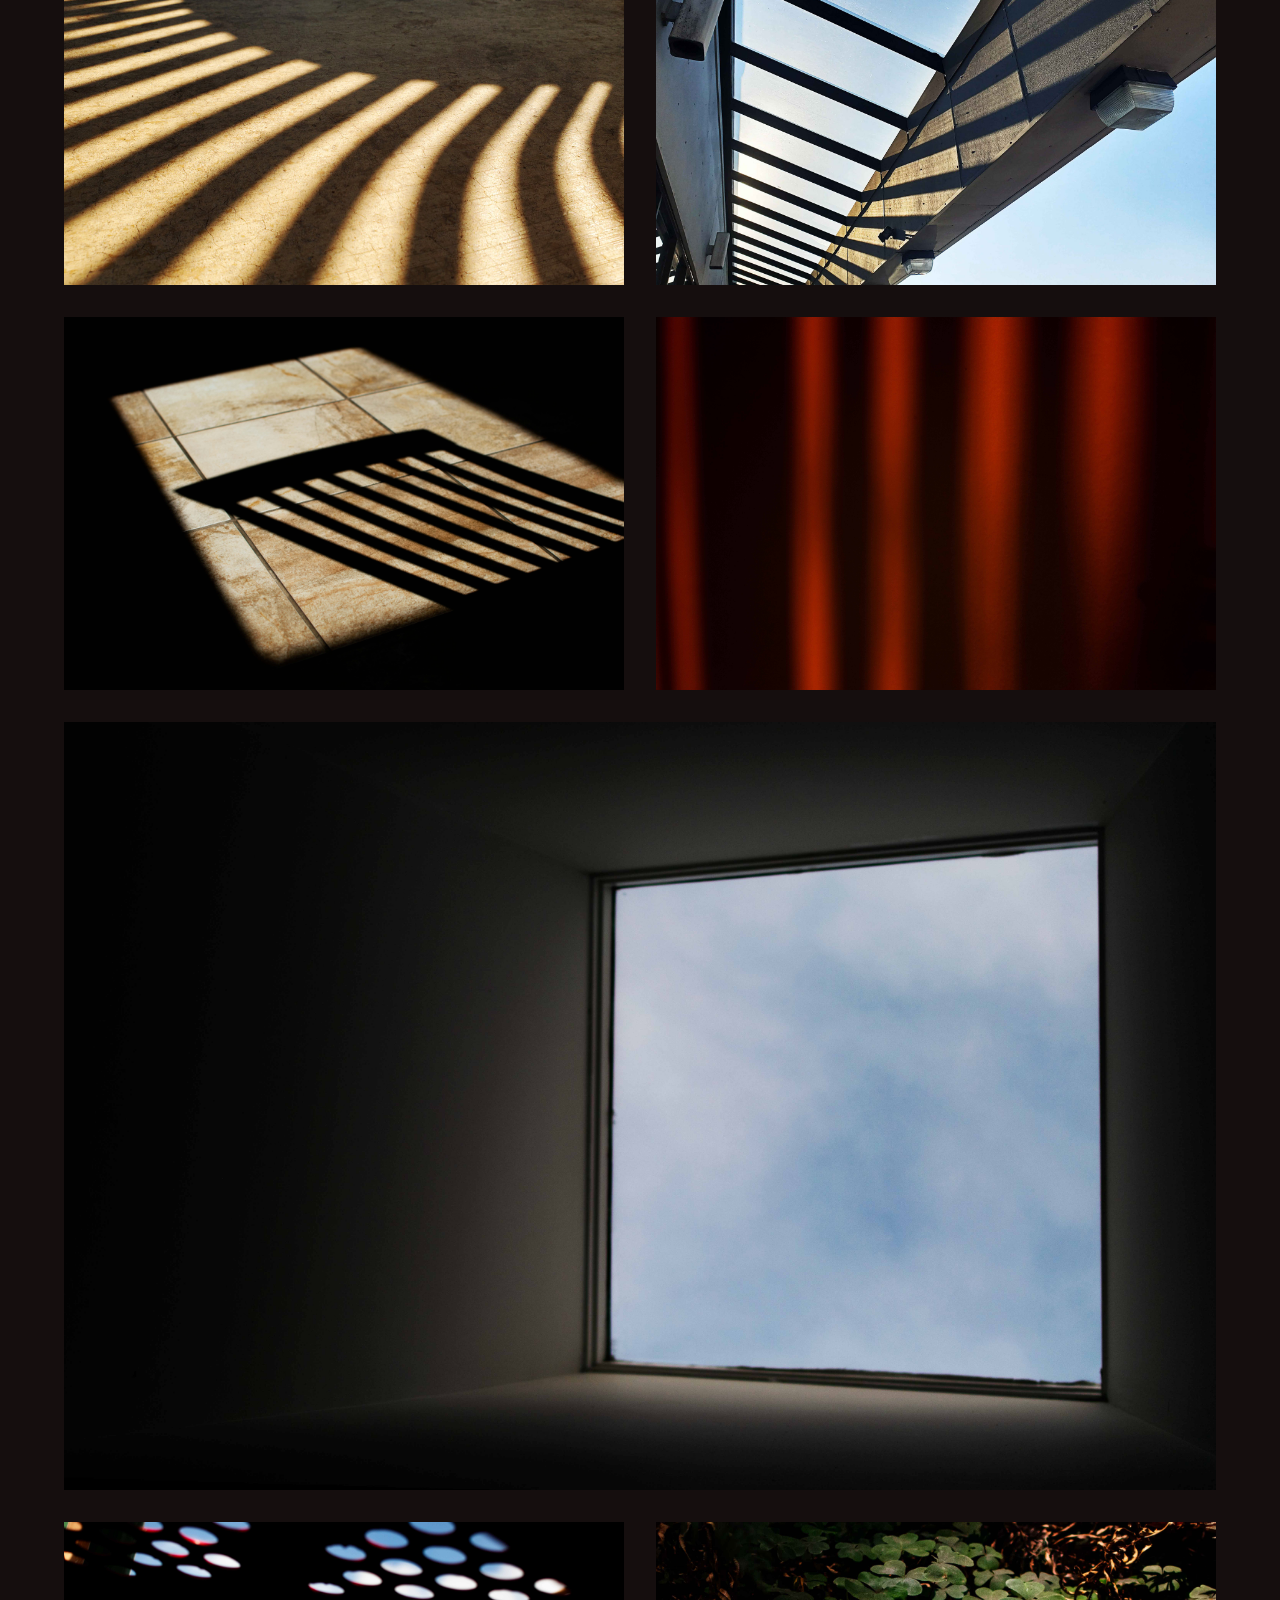
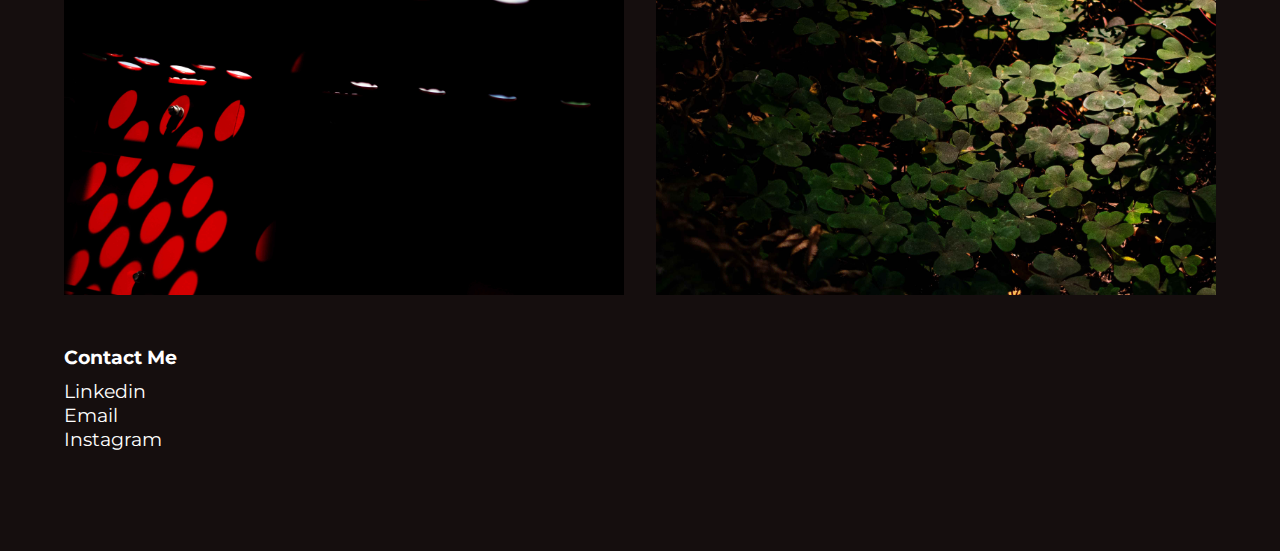
<file: photography_4.html>
<!DOCTYPE html>
<html>
<head>
<meta charset="UTF-8">
<title>Boilerplate Template</title>

<link href="css/main.css" rel="stylesheet" type="text/css">

<link rel="preconnect" href="https://fonts.googleapis.com"> 
<link rel="preconnect" href="https://fonts.gstatic.com" crossorigin> 
<link rel="preconnect" href="https://fonts.googleapis.com">
<link rel="preconnect" href="https://fonts.gstatic.com" crossorigin>
<link href="https://fonts.googleapis.com/css2?family=Montserrat:ital,wght@0,300;0,400;0,500;0,600;0,700;0,800;0,900;1,200;1,300;1,400;1,500;1,600;1,700;1,800;1,900&display=swap" rel="stylesheet">

<link href="css/font-awesome.css" rel="stylesheet" type="text/css">

</head>


<body>
<section class="layout">

    <header>
        <div class="title">
            <span><a href="index.html">SAJA ABUAMMER</a></span>
        </div>
    
        <nav class="links">
        <ul>
            <li><a href="projects_overview.html">Projects</a></li>
            <li><a href="photography_overview.html">Photography</a></li>
    
        </ul>
        </nav>
    
    </header>
    
<main>

    <h1>Light and Shadow</h1>
     <h2> A study on the compatible nature of light and shadow in various settings.</h2>

    <div class="photography1-grid">
        <div><img src="images/Light/LIGHT4.jpg" alt=""/></div>
        <div><img src="images/Light/LIGHT2.jpg" alt=""/></div>
        <div class="pthighlight"><img src="images/Light/LIGHT3.jpg" alt=""/></div>
        <div><img src="images/Light/LIGHT1.jpg" alt=""/></div>
        <div><img src="images/Light/LIGHT5.jpg" alt=""/></div>
        <div><img src="images/Light/LIGHT6.jpg" alt=""/></div>
        <div><img src="images/Light/LIGHT7.jpg" alt=""/></div>
        <div class="pthighlight"><img src="images/Light/LIGHT10.jpg" alt=""/></div>
        <div><img src="images/Light/LIGHT8.jpg" alt=""/></div>
        <div><img src="images/Light/LIGHT9.jpg" alt=""/></div>
    </div>

</main>

<footer>
    <div class="footer-content">
        <h4>Contact Me</h4>
    <ul>
        <li>
            <a href="https://www.linkedin.com/in/saja-abuammer/">Linkedin</a>
            <a href="mailto:sajaabuammer03@gmail.com">Email</a>
            <a href="https://www.instagram.com/saja.abuammer/?hl=en">Instagram</a>
        </li>
    </ul>
    </div>
</footer>
</section>
</body>
</file>
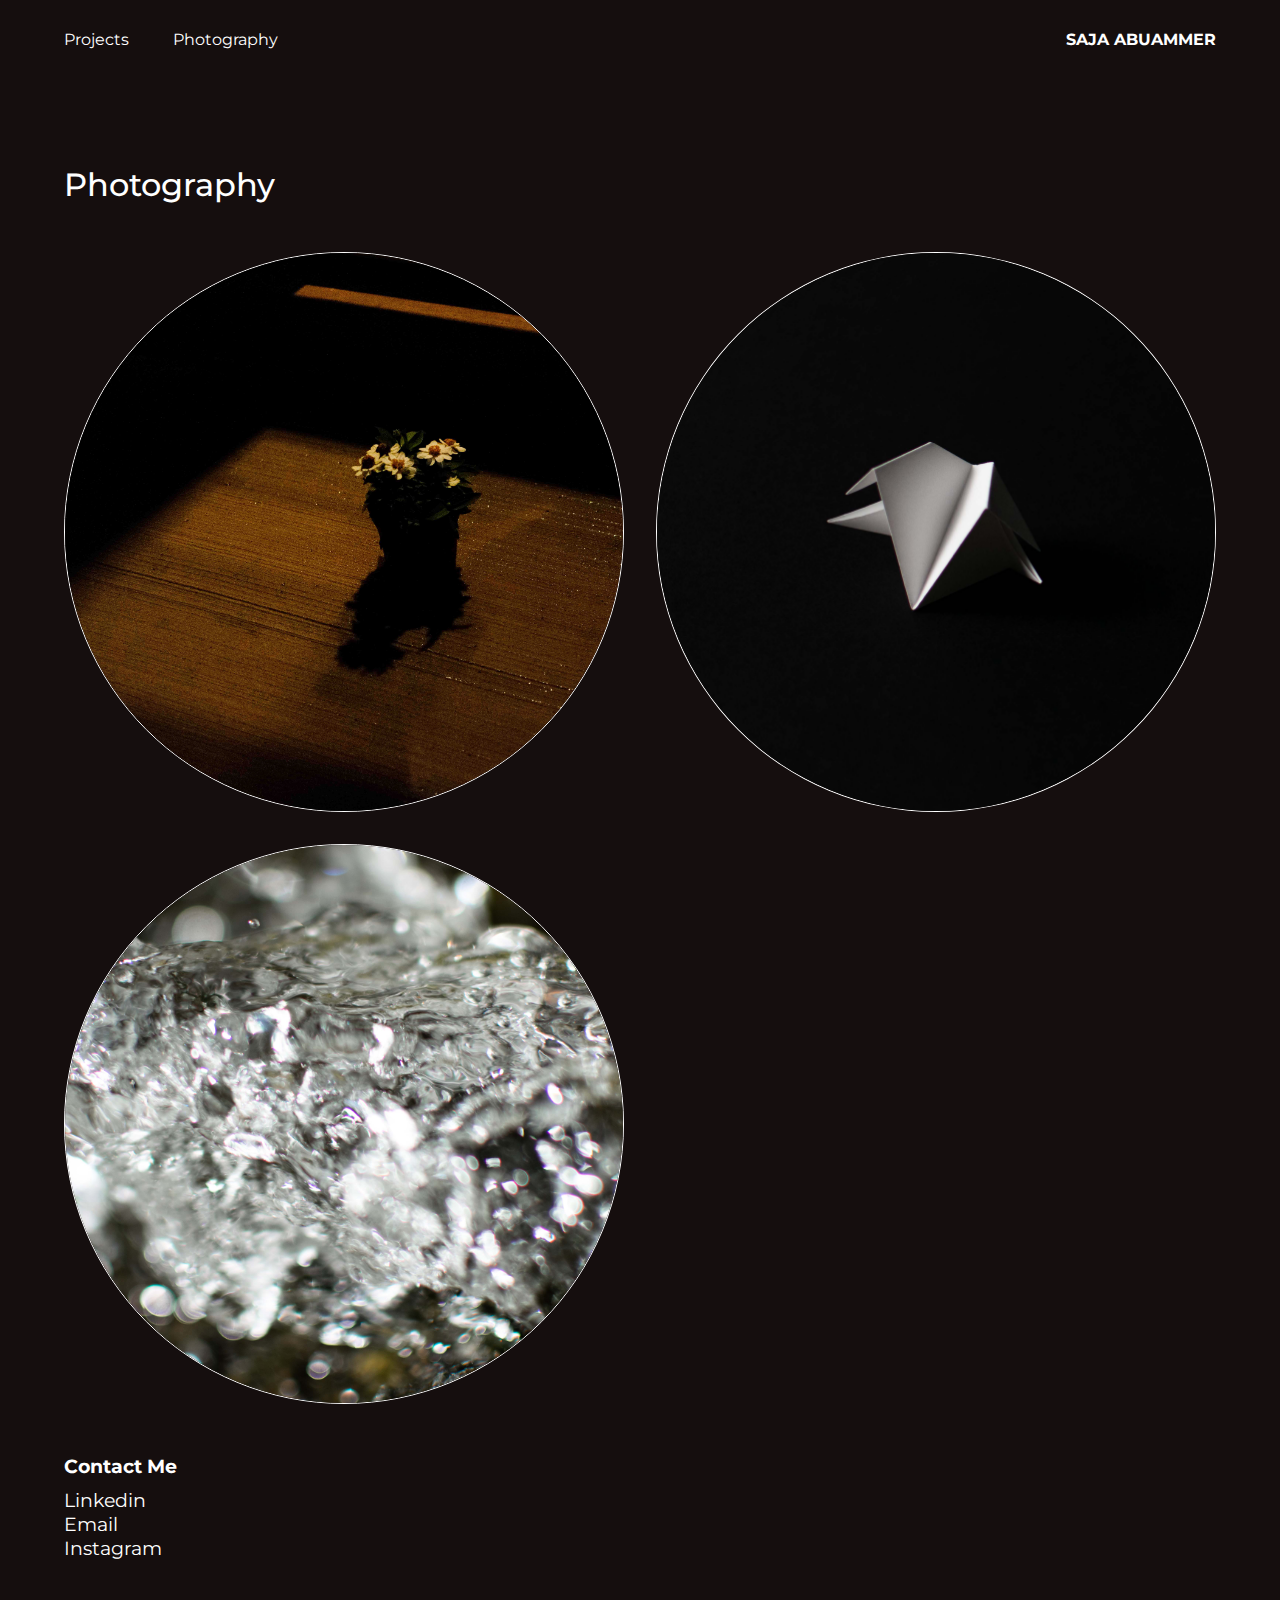
<file: photography_overview.html>
<!DOCTYPE html>
<html>
<head>
<meta charset="UTF-8">
<title>Boilerplate Template</title>

<link href="css/main.css" rel="stylesheet" type="text/css">

<link rel="preconnect" href="https://fonts.googleapis.com"> 
<link rel="preconnect" href="https://fonts.gstatic.com" crossorigin> 
<link rel="preconnect" href="https://fonts.googleapis.com">
<link rel="preconnect" href="https://fonts.gstatic.com" crossorigin>
<link href="https://fonts.googleapis.com/css2?family=Montserrat:ital,wght@0,300;0,400;0,500;0,600;0,700;0,800;0,900;1,200;1,300;1,400;1,500;1,600;1,700;1,800;1,900&display=swap" rel="stylesheet">

<link href="css/font-awesome.css" rel="stylesheet" type="text/css">

</head>

<body>

    <section class="layout">

        <header>
            <div class="title">
                <span><a href="index.html">SAJA ABUAMMER</a></span>
            </div>
        
            <nav class="links">
            <ul>
                <li><a href="projects_overview.html">Projects</a></li>
                <li><a href="photography_overview.html">Photography</a></li>
        
            </ul>
            </nav>
        
        </header>
    

     <main>
        <h1>Photography</h1> 
                
        <div class="photography-grid">
                <a href="photography_4.html"><img src="images/Thumbnails/Light+Shadow_TN.jpg"  alt=""/></a>
                <a href="photography_2.html"><img src="images/Thumbnails/PaperForms_TN.jpg"  alt=""/></a>
                <a href="photography_3.html"><img src="images/Thumbnails/VISD_TN.jpg"  alt=""/></a>
                
                
        
        </div>



    </main>


<footer>
    <div class="footer-content">
        <h4>Contact Me</h4>
    <ul>
        <li>
            <a href="https://www.linkedin.com/in/saja-abuammer/">Linkedin</a>
            <a href="mailto:sajaabuammer03@gmail.com">Email</a>
            <a href="https://www.instagram.com/saja.abuammer/?hl=en">Instagram</a>
        </li>
    </ul>
    </div>
</footer>

</section>
</body>
</file>
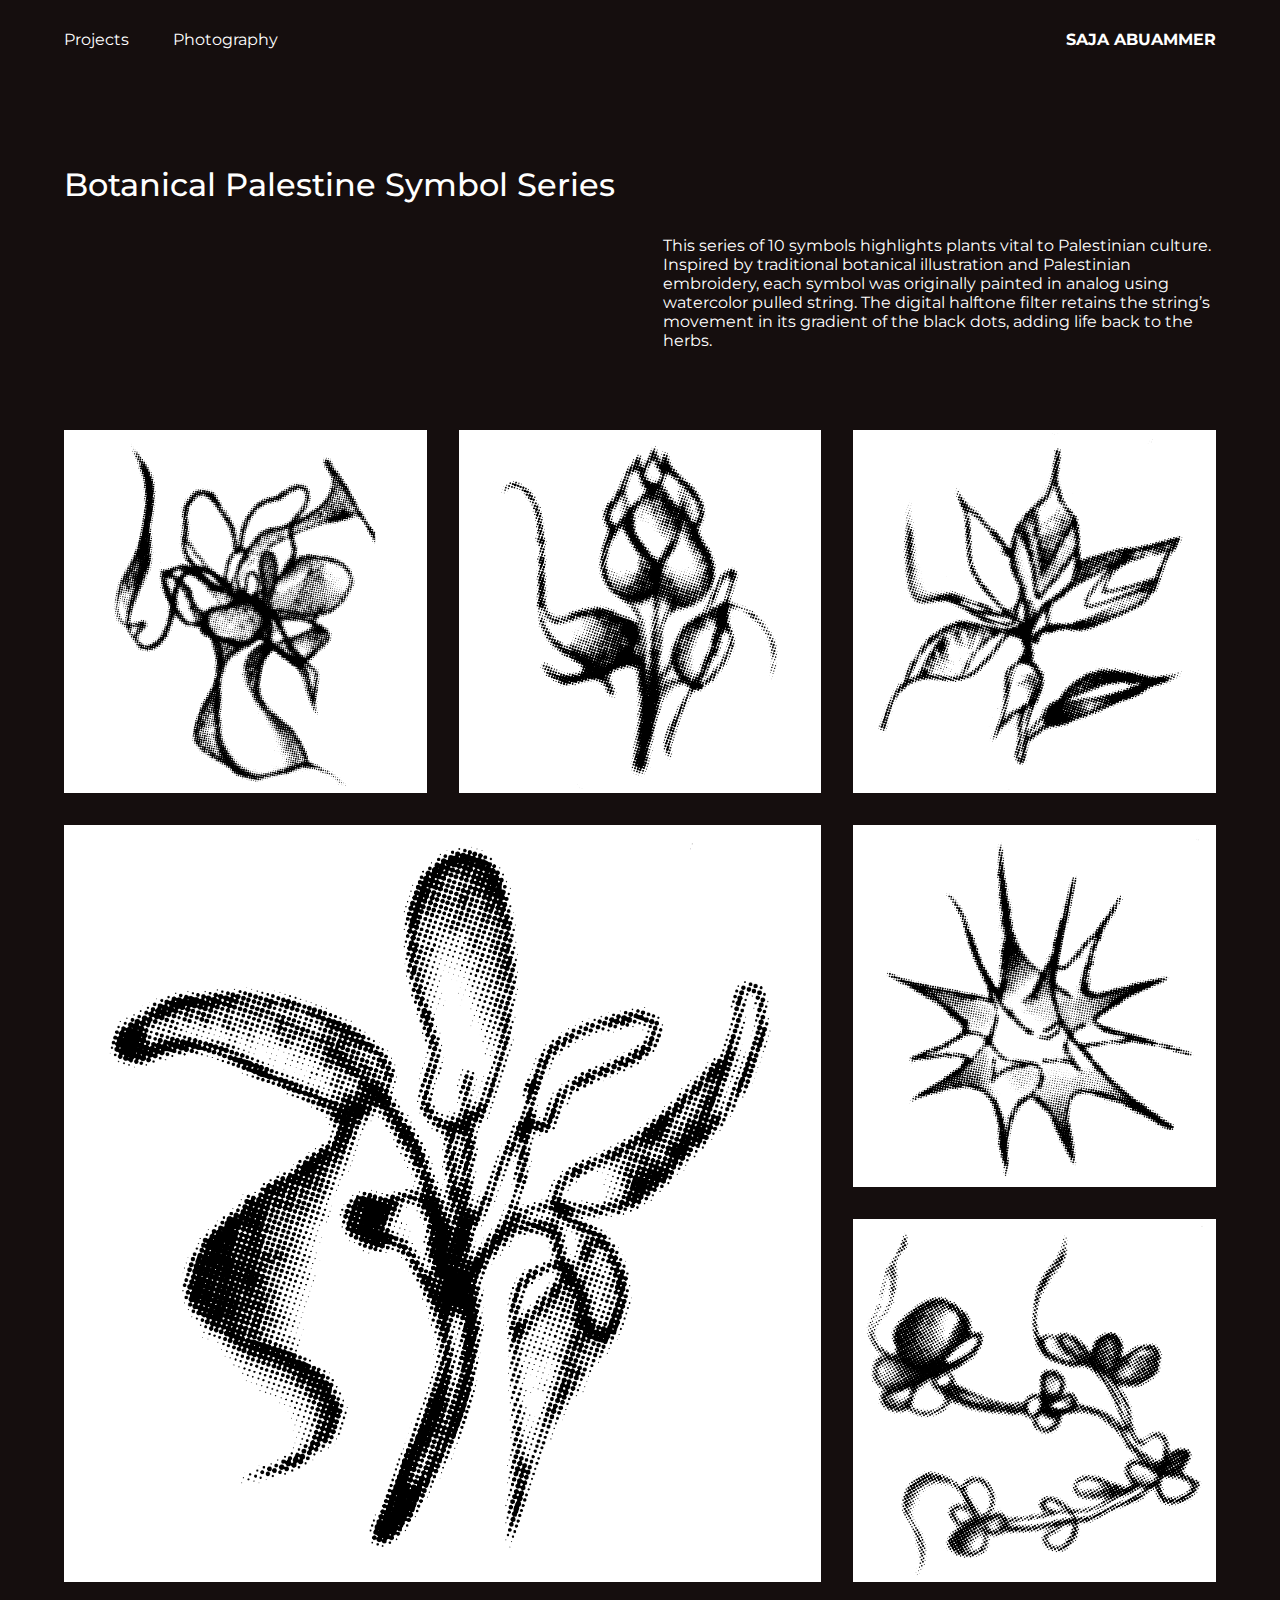
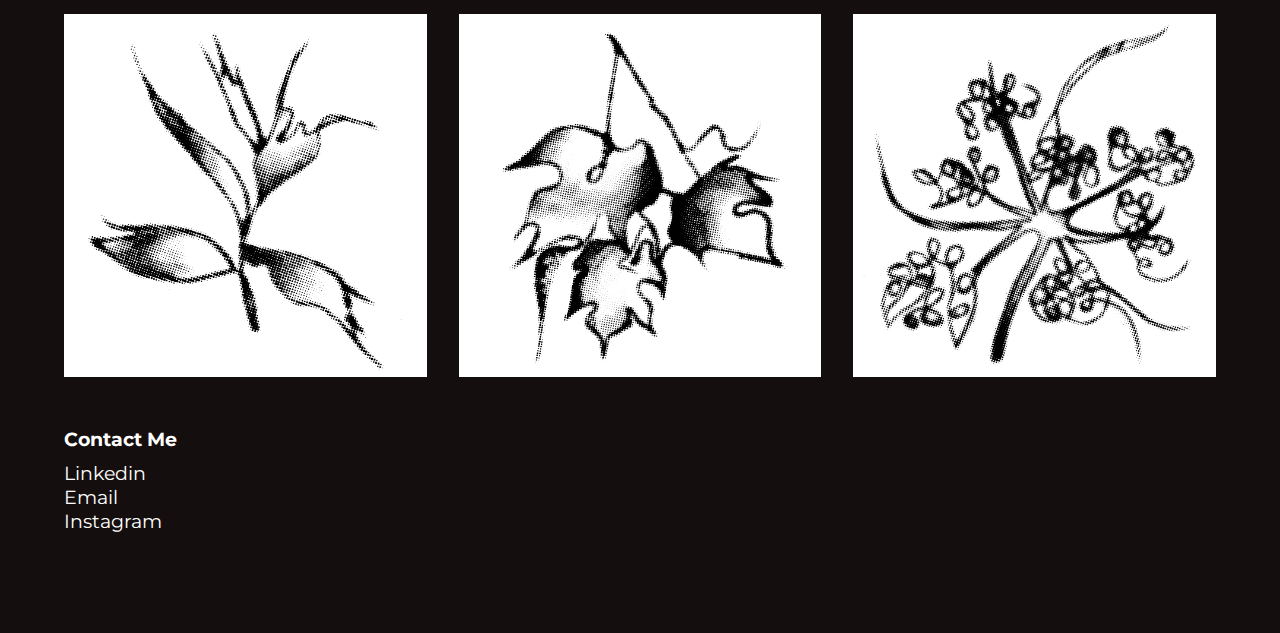
<file: project1.html>
<!DOCTYPE html>
<html>
<head>
<meta charset="UTF-8">
<title>Boilerplate Template</title>

<link href="css/main.css" rel="stylesheet" type="text/css">

<link rel="preconnect" href="https://fonts.googleapis.com"> 
<link rel="preconnect" href="https://fonts.gstatic.com" crossorigin> 
<link rel="preconnect" href="https://fonts.googleapis.com">
<link rel="preconnect" href="https://fonts.gstatic.com" crossorigin>
<link href="https://fonts.googleapis.com/css2?family=Montserrat:ital,wght@0,300;0,400;0,500;0,600;0,700;0,800;0,900;1,200;1,300;1,400;1,500;1,600;1,700;1,800;1,900&display=swap" rel="stylesheet">

<link href="css/font-awesome.css" rel="stylesheet" type="text/css">

</head>


<body>
<section class="layout">

    <header>
        <div class="title">
            <span><a href="index.html">SAJA ABUAMMER</a></span>
        </div>
    
        <nav class="links">
        <ul>
            <li><a href="projects_overview.html">Projects</a></li>
            <li><a href="photography_overview.html">Photography</a></li>
    
        </ul>
        </nav>
    
    </header>
    
    <main>

    <h1>Botanical Palestine Symbol Series</h1>
    

    <div class="project-info">
        <h2>
            This series of 10 symbols highlights plants vital to Palestinian culture. Inspired by traditional botanical illustration and Palestinian embroidery, each symbol was originally painted in analog using watercolor pulled string. The digital halftone filter retains the string’s movement in its gradient of the black dots, adding life back to the herbs.
        </h2>
    
    </div>

    <div class="project1-grid">
        <div><img src="images/Projects_Images/Botanical Palestine/BotanicalSymbols_-01.png"  alt=""/></div>
        <div><img src="images/Projects_Images/Botanical Palestine/BotanicalSymbols_-04.png"  alt=""/></div>
        <div><img src="images/Projects_Images/Botanical Palestine/BotanicalSymbols_-03.png"  alt=""/></div>
        <div class="highlight1"><img src="images/Projects_Images/Botanical Palestine/BotanicalSymbols_-02.png"  alt=""/></div>
        <div><img src="images/Projects_Images/Botanical Palestine/BotanicalSymbols_-05.png"  alt=""/></div>
        <div><img src="images/Projects_Images/Botanical Palestine/BotanicalSymbols_-06.png"  alt=""/></div>
        <div><img src="images/Projects_Images/Botanical Palestine/BotanicalSymbols_-07.png"  alt=""/></div>
        <div><img src="images/Projects_Images/Botanical Palestine/BotanicalSymbols_-08.png"  alt=""/></div>
        <div><img src="images/Projects_Images/Botanical Palestine/BotanicalSymbols_-09.png"  alt=""/></div>
        
    </div>
</main>

<footer>
    <div class="footer-content">
        <h4>Contact Me</h4>
    <ul>
        <li>
            <a href="https://www.linkedin.com/in/saja-abuammer/">Linkedin</a>
            <a href="mailto:sajaabuammer03@gmail.com">Email</a>
            <a href="https://www.instagram.com/saja.abuammer/?hl=en">Instagram</a>
        </li>
    </ul>
    </div>
</footer>

</section>
</body>
</file>
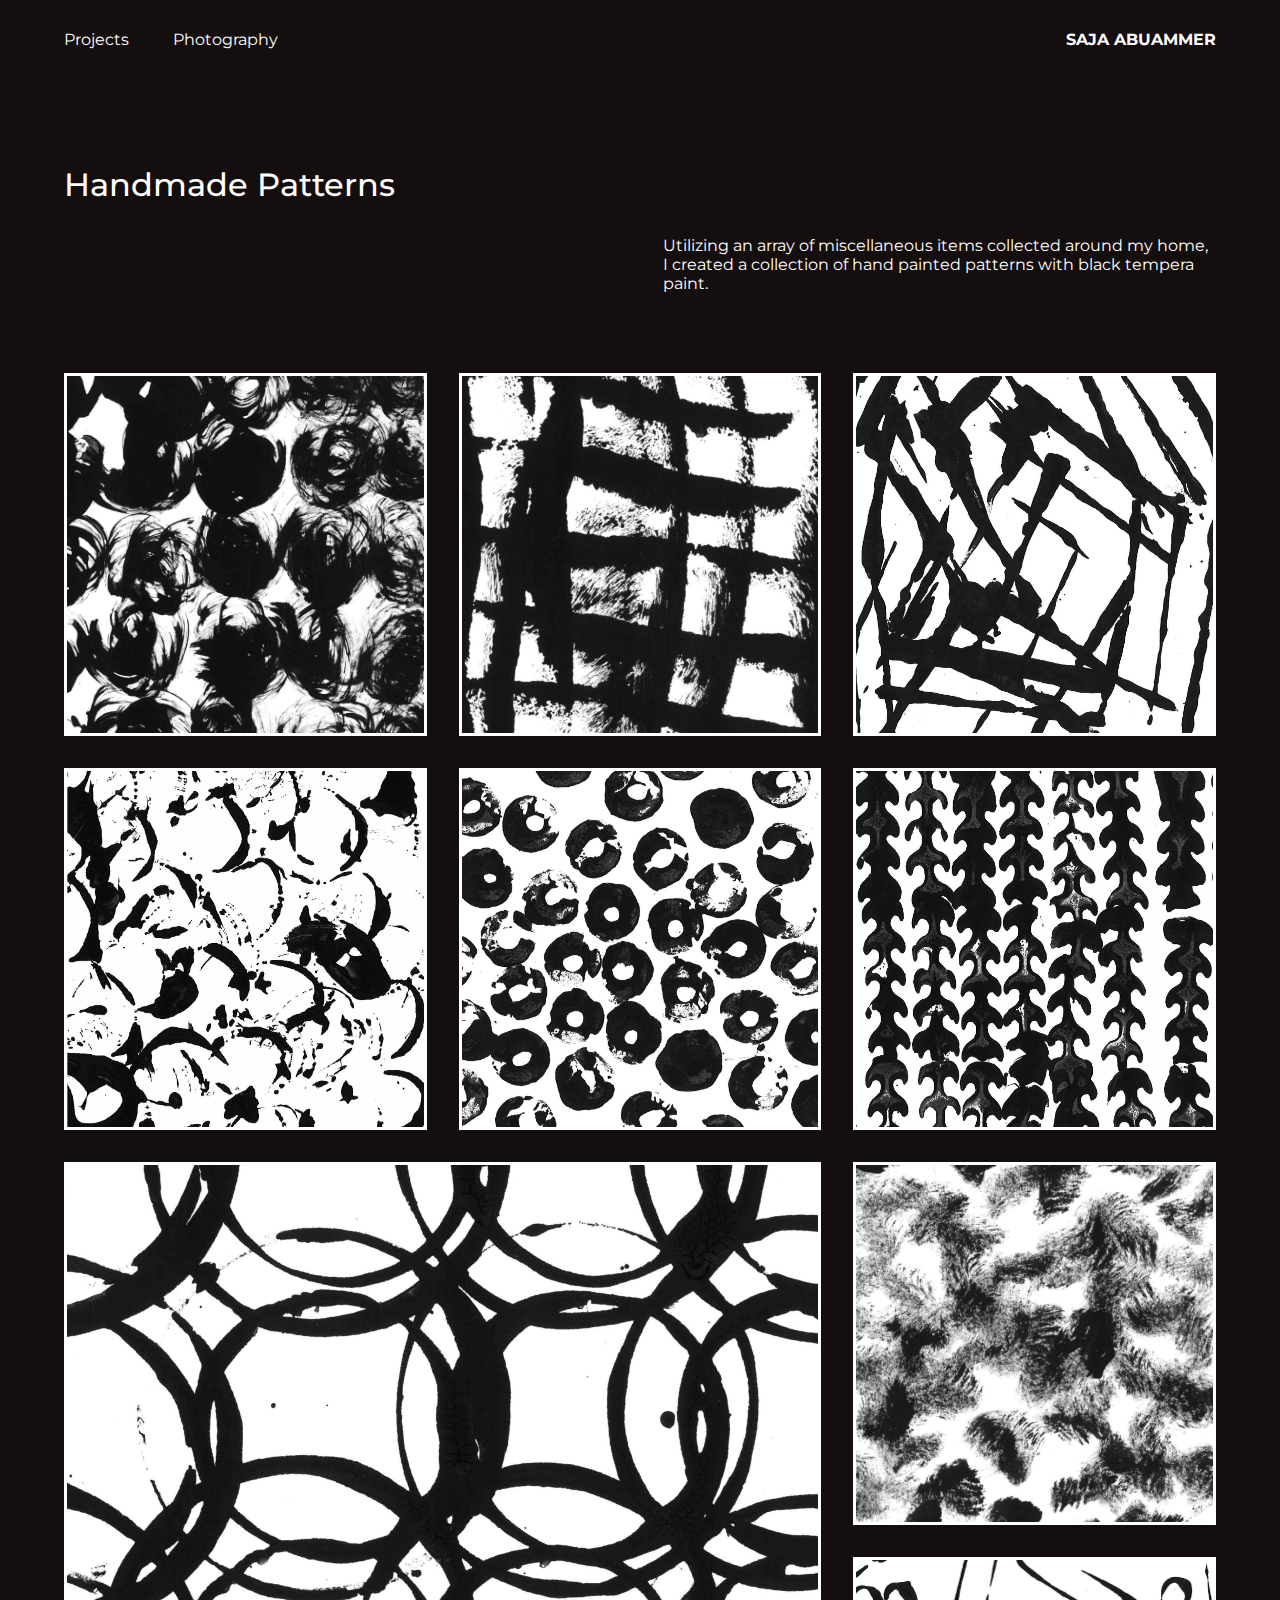
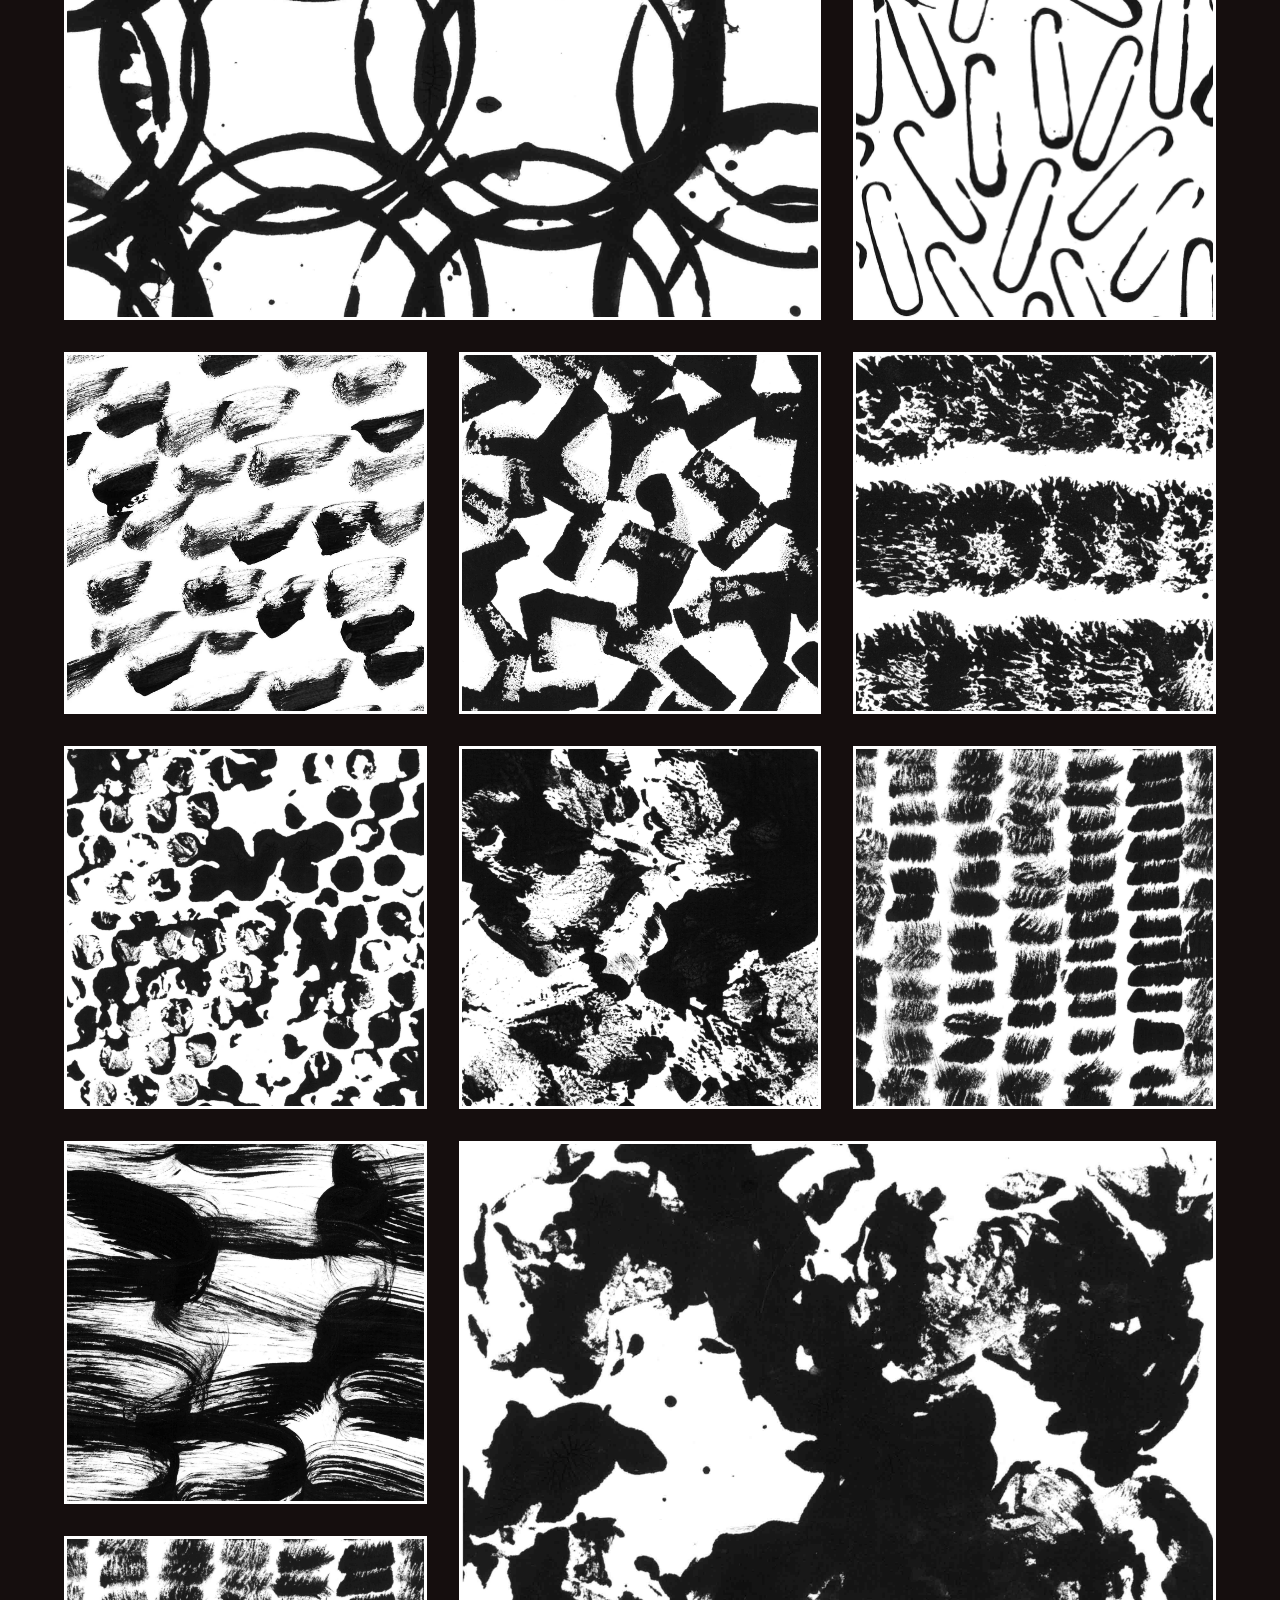
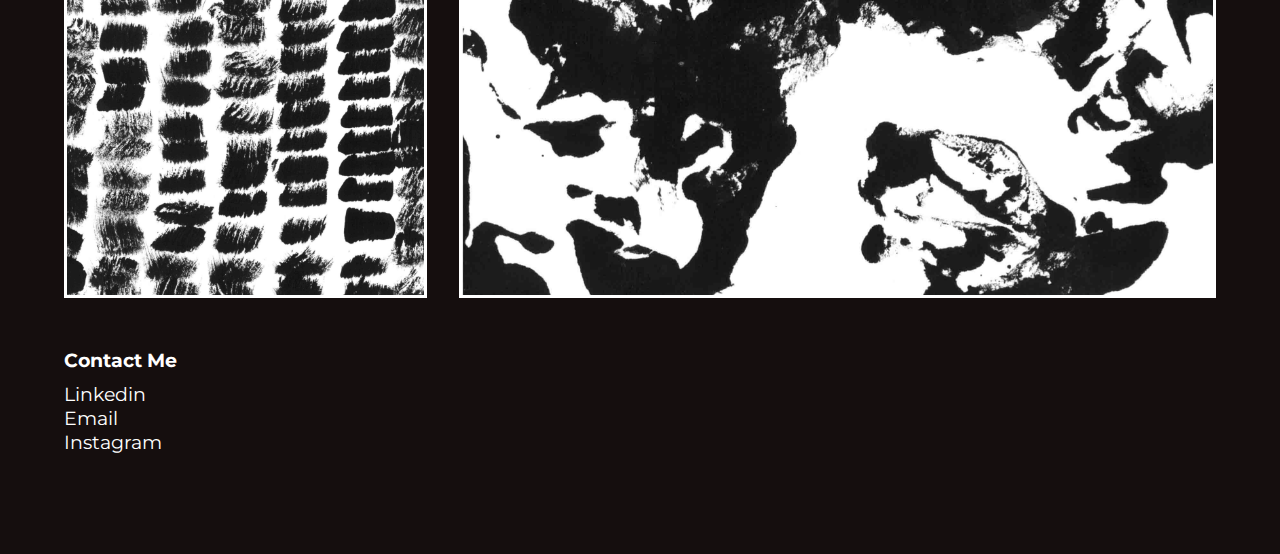
<file: project_1.html>
<!DOCTYPE html>
<html>
<head>
<meta charset="UTF-8">
<title>Boilerplate Template</title>

<link href="css/main.css" rel="stylesheet" type="text/css">

<link rel="preconnect" href="https://fonts.googleapis.com"> 
<link rel="preconnect" href="https://fonts.gstatic.com" crossorigin> 
<link rel="preconnect" href="https://fonts.googleapis.com">
<link rel="preconnect" href="https://fonts.gstatic.com" crossorigin>
<link href="https://fonts.googleapis.com/css2?family=Montserrat:ital,wght@0,300;0,400;0,500;0,600;0,700;0,800;0,900;1,200;1,300;1,400;1,500;1,600;1,700;1,800;1,900&display=swap" rel="stylesheet">

<link href="css/font-awesome.css" rel="stylesheet" type="text/css">

</head>


<body>
<section class="layout">

    <header>
        <div class="title">
            <span><a href="index.html">SAJA ABUAMMER</a></span>
        </div>
    
        <nav class="links">
        <ul>
            <li><a href="projects_overview.html">Projects</a></li>
            <li><a href="photography_overview.html">Photography</a></li>
    
        </ul>
        </nav>
    
    </header>
    
    <main>

    <h1>Handmade Patterns</h1>
    

    <div class="project-info">
        <h2>
            Utilizing an array of miscellaneous items collected around my home, I created a collection of hand painted patterns with black tempera paint.
        </h2>
    
        
    </div>

    <div class="project1-grid">
        <div class=""><img src="images/Projects_Images/Patterns/Digital Pattern_Final_Handmade/HM_PAT_1.jpg"  alt=""/></div>
        <div class=""><img src="images/Projects_Images/Patterns/Digital Pattern_Final_Handmade/HM_PAT_2.jpg"  alt=""/></div>
        <div class=""><img src="images/Projects_Images/Patterns/Digital Pattern_Final_Handmade/HM_PAT_3.jpg"  alt=""/></div>
        <div class=""><img src="images/Projects_Images/Patterns/Digital Pattern_Final_Handmade/HM_PAT_7.jpg"  alt=""/></div>
        <div class=""><img src="images/Projects_Images/Patterns/Digital Pattern_Final_Handmade/HM_PAT_5.jpg"  alt=""/></div>
        <div class=""><img src="images/Projects_Images/Patterns/Digital Pattern_Final_Handmade/HM_PAT_6.jpg"  alt=""/></div>
        <div class="highlight1"><img src="images/Projects_Images/Patterns/Digital Pattern_Final_Handmade/HM_PAT_4.jpg"  alt=""/></div>
        <div class=""><img src="images/Projects_Images/Patterns/Digital Pattern_Final_Handmade/HM_PAT_16.jpg"  alt=""/></div>
        <div class=""><img src="images/Projects_Images/Patterns/Digital Pattern_Final_Handmade/HM_PAT_9.jpg"  alt=""/></div>
        <div class=""><img src="images/Projects_Images/Patterns/Digital Pattern_Final_Handmade/HM_PAT_10.jpg"  alt=""/></div>
        <div class=""><img src="images/Projects_Images/Patterns/Digital Pattern_Final_Handmade/HM_PAT_11.jpg"  alt=""/></div>
        <div class=""><img src="images/Projects_Images/Patterns/Digital Pattern_Final_Handmade/HM_PAT_12.jpg"  alt=""/></div>
        <div class=""><img src="images/Projects_Images/Patterns/Digital Pattern_Final_Handmade/HM_PAT_13.jpg"  alt=""/></div>
        <div class=""><img src="images/Projects_Images/Patterns/Digital Pattern_Final_Handmade/HM_PAT_14.jpg"  alt=""/></div>
        <div class=""><img src="images/Projects_Images/Patterns/Digital Pattern_Final_Handmade/HM_PAT_15.jpg"  alt=""/></div>
        <div class=""><img src="images/Projects_Images/Patterns/Digital Pattern_Final_Handmade/HM_PAT_17.jpg"  alt=""/></div>
        <div class="highlight2"><img src="images/Projects_Images/Patterns/Digital Pattern_Final_Handmade/HM_PAT_8.jpg"  alt=""/></div>
        <div class=""><img src="images/Projects_Images/Patterns/Digital Pattern_Final_Handmade/HM_PAT_15.jpg"  alt=""/></div>
    </div>
    
    </main>


    <footer>
        <div class="footer-content">
            <h4>Contact Me</h4>
        <ul>
            <li>
                <a href="https://www.linkedin.com/in/saja-abuammer/">Linkedin</a>
                <a href="mailto:sajaabuammer03@gmail.com">Email</a>
                <a href="https://www.instagram.com/saja.abuammer/?hl=en">Instagram</a>
            </li>
        </ul>
        </div>
    </footer>
    
    </section>
    </body>
    </html>
</file>
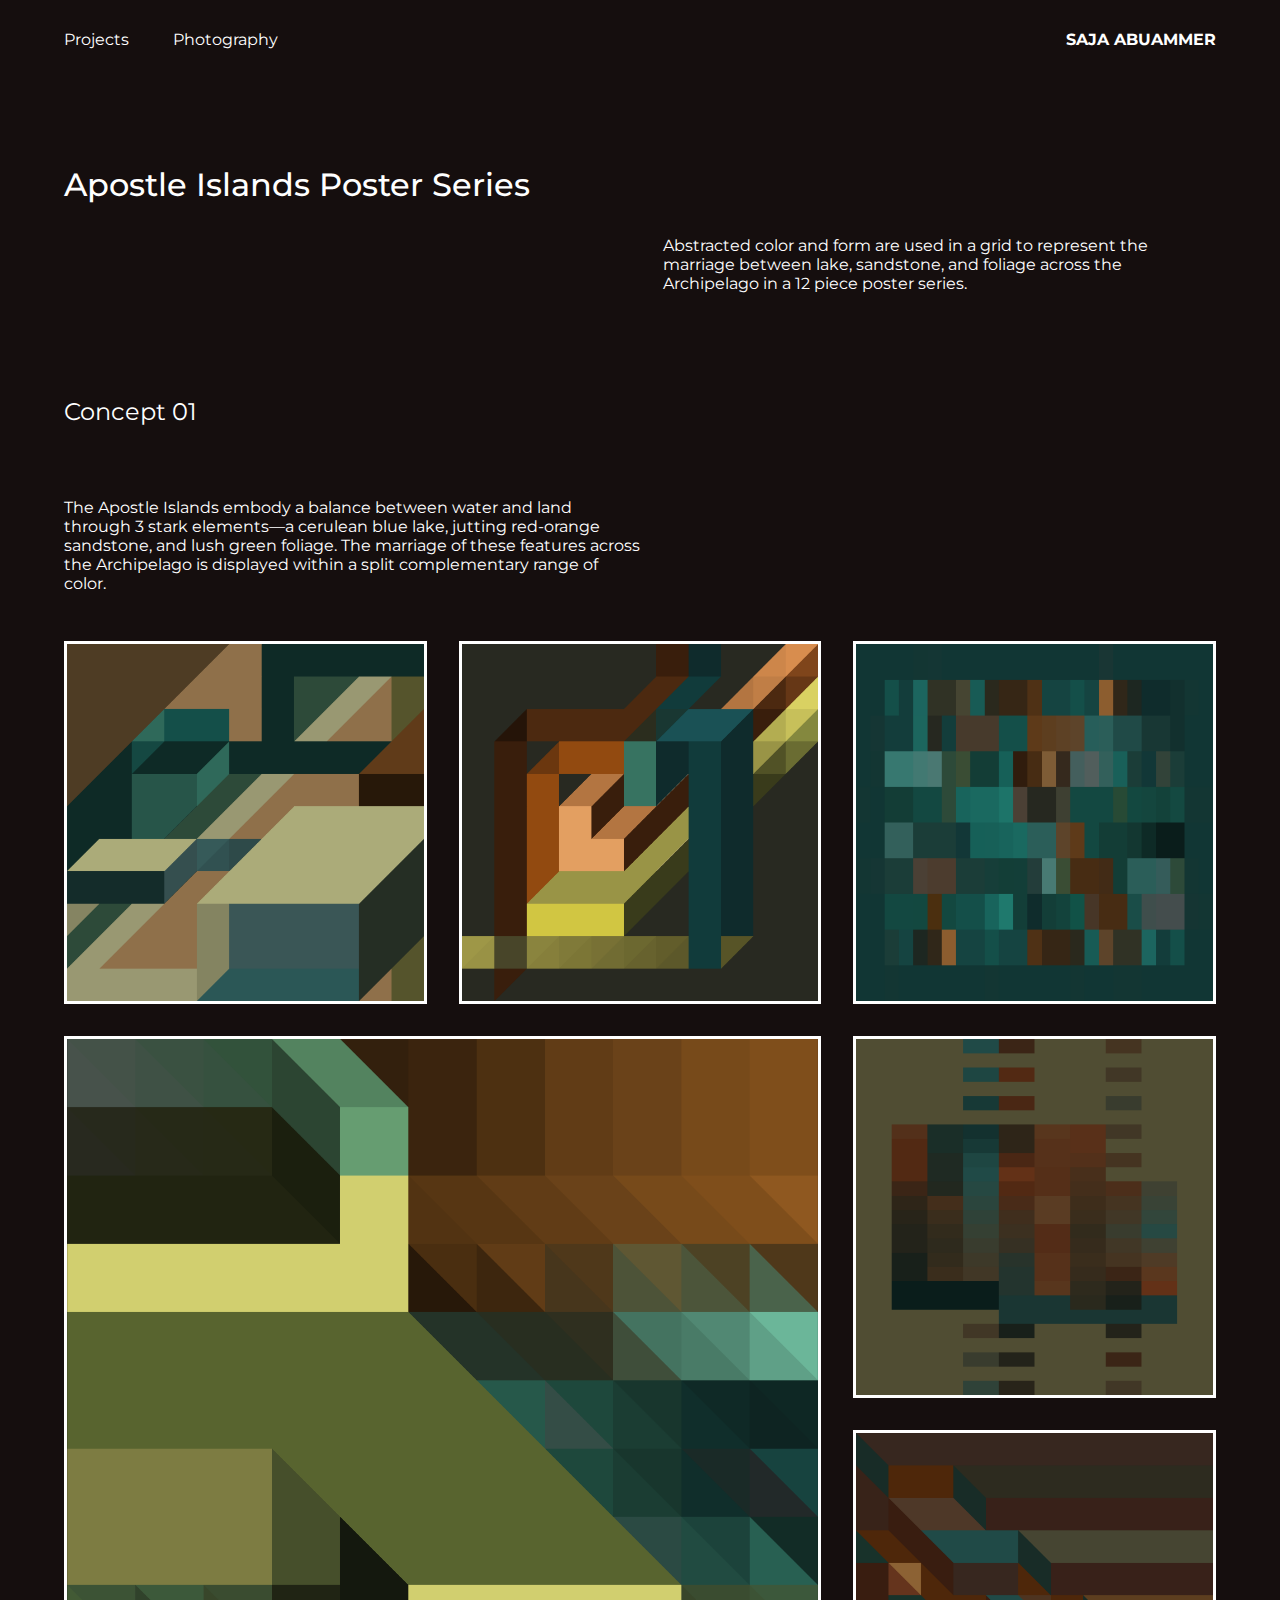
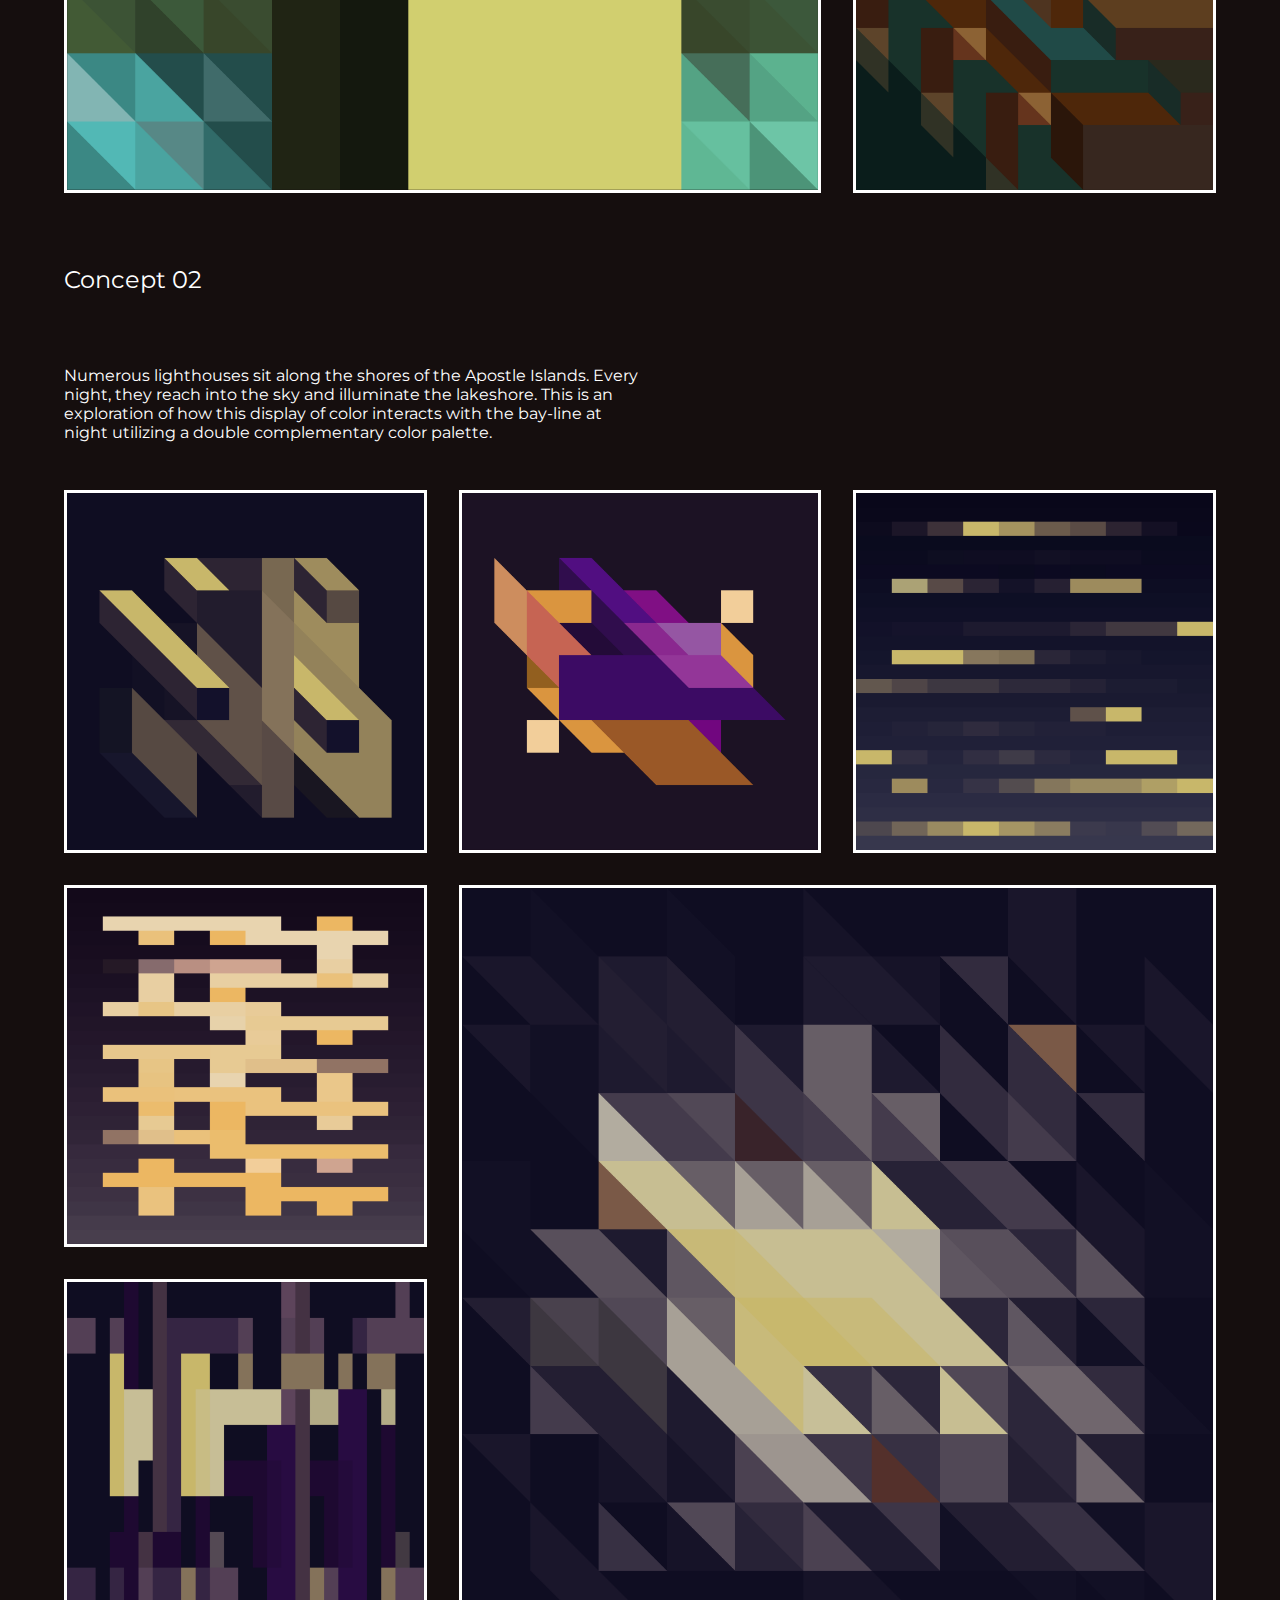
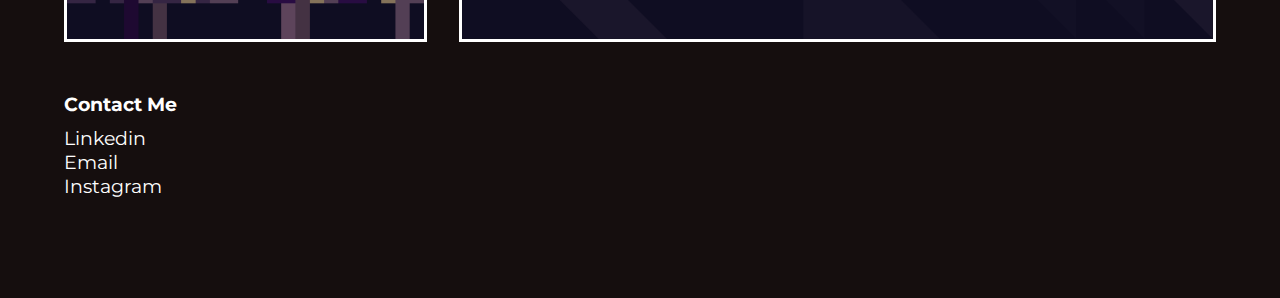
<file: project_2.html>
<!DOCTYPE html>
<html>
<head>
<meta charset="UTF-8">
<title>Boilerplate Template</title>

<link href="css/main.css" rel="stylesheet" type="text/css">

<link rel="preconnect" href="https://fonts.googleapis.com"> 
<link rel="preconnect" href="https://fonts.gstatic.com" crossorigin> 
<link rel="preconnect" href="https://fonts.googleapis.com">
<link rel="preconnect" href="https://fonts.gstatic.com" crossorigin>
<link href="https://fonts.googleapis.com/css2?family=Montserrat:ital,wght@0,300;0,400;0,500;0,600;0,700;0,800;0,900;1,200;1,300;1,400;1,500;1,600;1,700;1,800;1,900&display=swap" rel="stylesheet">

<link href="css/font-awesome.css" rel="stylesheet" type="text/css">

</head>


<body>
<section class="layout">

    <header>
        <div class="title">
            <span><a href="index.html">SAJA ABUAMMER</a></span>
        </div>
    
        <nav class="links">
        <ul>
            <li><a href="projects_overview.html">Projects</a></li>
            <li><a href="photography_overview.html">Photography</a></li>
    
        </ul>
        </nav>
    
    </header>
    
    <main>

    <h1>Apostle Islands Poster Series</h1>
    
    <div class="project-info">
        <h2>
            Abstracted color and form are used in a grid to represent the marriage between lake, sandstone, and foliage across the Archipelago in a 12 piece poster series.
        </h2>
    </div>

    <div class="concept">
        <h3>Concept 01</h3>
        <p>The Apostle Islands embody a balance between water and land through 3 stark elements—a cerulean blue lake, jutting red-orange sandstone, and lush green foliage. The marriage of these features across the Archipelago is displayed within a split complementary range of color.</p>
    </div>

    <div class="project1-grid">
        <div><img src="images/Projects_Images/Apostle Islands/Concept 1/Concept 1-14.png"  alt=""/></div>
        <div><img src="images/Projects_Images/Apostle Islands/Concept 1/Concept 1-25.png"  alt=""/></div>
        <div><img src="images/Projects_Images/Apostle Islands/Concept 1/Concept 1-32.png"  alt=""/></div>
        <div class="highlight1"><img src="images/Projects_Images/Apostle Islands/Concept 1/ReConcept 1-05.png"  alt=""/></div>
        <div><img src="images/Projects_Images/Apostle Islands/Concept 1/Concept 1-34.png"  alt=""/></div>
        <div><img src="images/Projects_Images/Apostle Islands/Concept 1/ReConcept 1-36.png"  alt=""/></div>
    </div>

    <div class="concept">
    <h3>Concept 02</h3>
    <p>Numerous lighthouses sit along the shores of the Apostle Islands. Every night, they reach into the sky and illuminate the lakeshore. This is an exploration of how this display of color interacts with the bay-line at night utilizing a double complementary color palette.</p>
    </div>

    <div class="project1-grid">
        <div class="poster1"><img src="images/Projects_Images/Apostle Islands/Concept 2/Concept 2-08.png"  alt=""/></div>
        <div class="poster1"><img src="images/Projects_Images/Apostle Islands/Concept 2/Concept 2-16.png"  alt=""/></div>
        <div class="poster1"><img src="images/Projects_Images/Apostle Islands/Concept 2/Concept 2-20.png"  alt=""/></div>
        <div class="poster1"><img src="images/Projects_Images/Apostle Islands/Concept 2/Concept 2-22.png"  alt=""/></div>
        <div class="highlight2"><img src="images/Projects_Images/Apostle Islands/Concept 2/Concept 2-25.png"  alt=""/></div>
        <div class="poster1"><img src="images/Projects_Images/Apostle Islands/Concept 2/Concept 2-26.png"  alt=""/></div>
    </div>

</main>


    <footer>
        <div class="footer-content">
            <h4>Contact Me</h4>
        <ul>
            <li>
                <a href="https://www.linkedin.com/in/saja-abuammer/">Linkedin</a>
                <a href="mailto:sajaabuammer03@gmail.com">Email</a>
                <a href="https://www.instagram.com/saja.abuammer/?hl=en">Instagram</a>
            </li>
        </ul>
        </div>
    </footer>
</file>
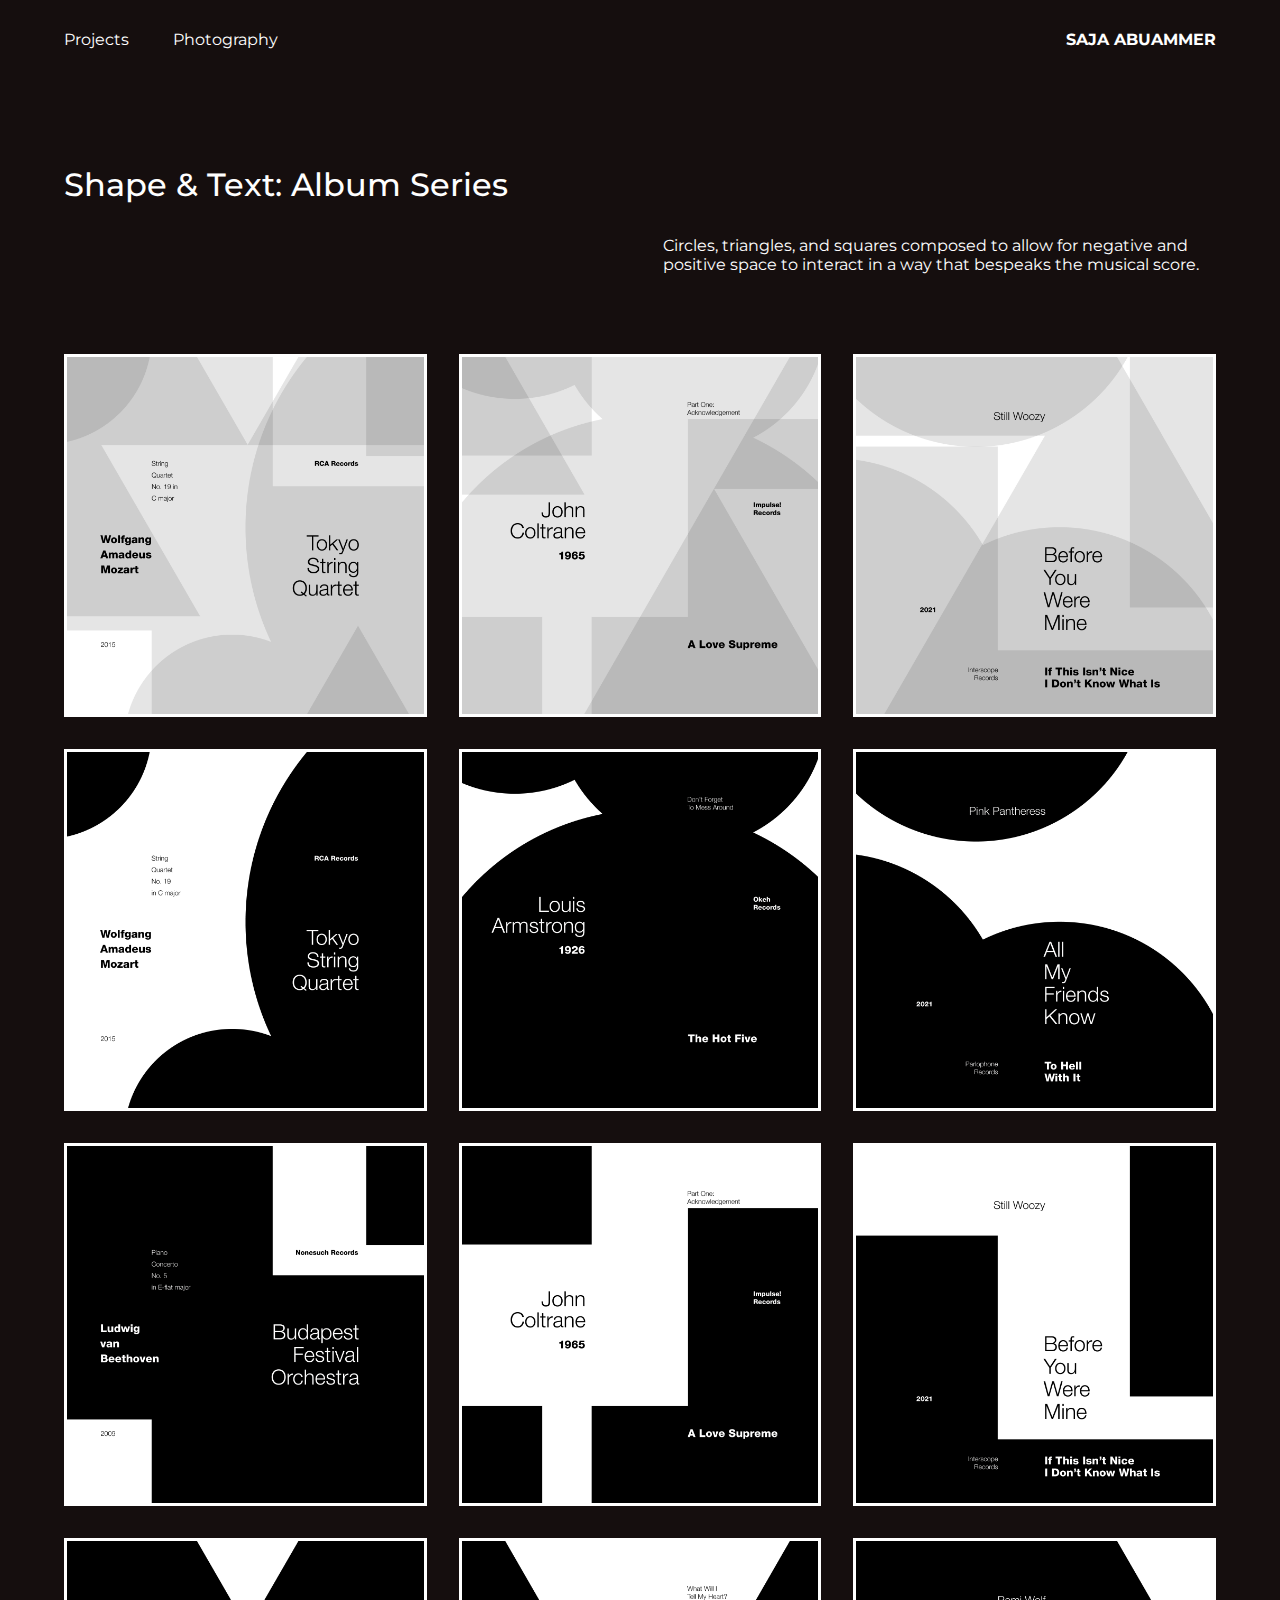
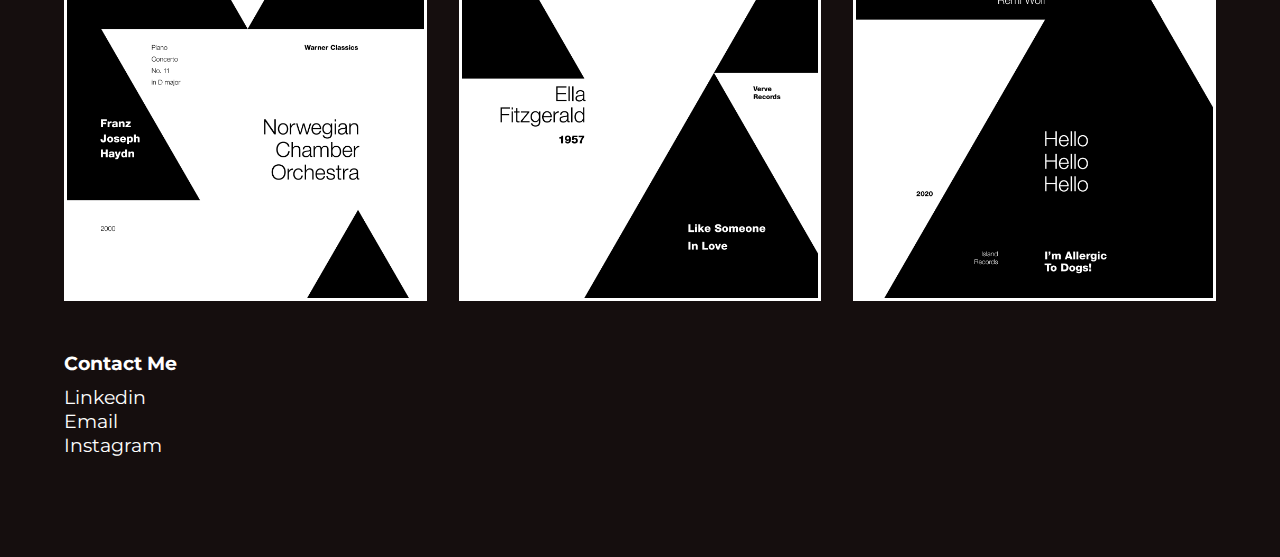
<file: project_3.html>
<!DOCTYPE html>
<html>
<head>
<meta charset="UTF-8">
<title>Boilerplate Template</title>

<link href="css/main.css" rel="stylesheet" type="text/css">

<link rel="preconnect" href="https://fonts.googleapis.com"> 
<link rel="preconnect" href="https://fonts.gstatic.com" crossorigin> 
<link rel="preconnect" href="https://fonts.googleapis.com">
<link rel="preconnect" href="https://fonts.gstatic.com" crossorigin>
<link href="https://fonts.googleapis.com/css2?family=Montserrat:ital,wght@0,300;0,400;0,500;0,600;0,700;0,800;0,900;1,200;1,300;1,400;1,500;1,600;1,700;1,800;1,900&display=swap" rel="stylesheet">

<link href="css/font-awesome.css" rel="stylesheet" type="text/css">

</head>


<body>
<section class="layout">

    <header>
        <div class="title">
            <span><a href="index.html">SAJA ABUAMMER</a></span>
        </div>
    
        <nav class="links">
        <ul>
            <li><a href="projects_overview.html">Projects</a></li>
            <li><a href="photography_overview.html">Photography</a></li>
    
        </ul>
        </nav>
    
    </header>
    
    <main>

    <h1>Shape & Text: Album Series</h1>
    
    <div class="project-info">
        <h2>
            Circles, triangles, and squares composed to allow for negative and positive space to interact in a way that bespeaks the musical score.
        </h2>
    
    </div>

    <div class="project1-grid">
        <div><img src="images/Projects_Images//2D Form Album/AlbumS10.png"  alt=""/></div>
        <div><img src="images/Projects_Images//2D Form Album/AlbumS11.png"  alt=""/></div>
        <div><img src="images/Projects_Images//2D Form Album/AlbumS12.png"  alt=""/></div>
        <div><img src="images/Projects_Images//2D Form Album/AlbumS2.png"  alt=""/></div>
        <div><img src="images/Projects_Images//2D Form Album/AlbumS5.png"  alt=""/></div>
        <div><img src="images/Projects_Images//2D Form Album/AlbumS8.png"  alt=""/></div>
        <div><img src="images/Projects_Images//2D Form Album/AlbumS.png"  alt=""/></div>
        <div><img src="images/Projects_Images//2D Form Album/AlbumS4.png"  alt=""/></div>
        <div><img src="images/Projects_Images//2D Form Album/AlbumS7.png"  alt=""/></div>
        <div><img src="images/Projects_Images//2D Form Album/AlbumS3.png"  alt=""/></div>
        <div><img src="images/Projects_Images//2D Form Album/AlbumS6.png"  alt=""/></div>
        <div><img src="images/Projects_Images//2D Form Album/AlbumS9.png"  alt=""/></div>
        
    </div>

</main>
    <footer>
        <div class="footer-content">
            <h4>Contact Me</h4>
        <ul>
            <li>
                <a href="https://www.linkedin.com/in/saja-abuammer/">Linkedin</a>
                <a href="mailto:sajaabuammer03@gmail.com">Email</a>
                <a href="https://www.instagram.com/saja.abuammer/?hl=en">Instagram</a>
            </li>
        </ul>
        </div>
    </footer>

    </section>
    </body>
</file>
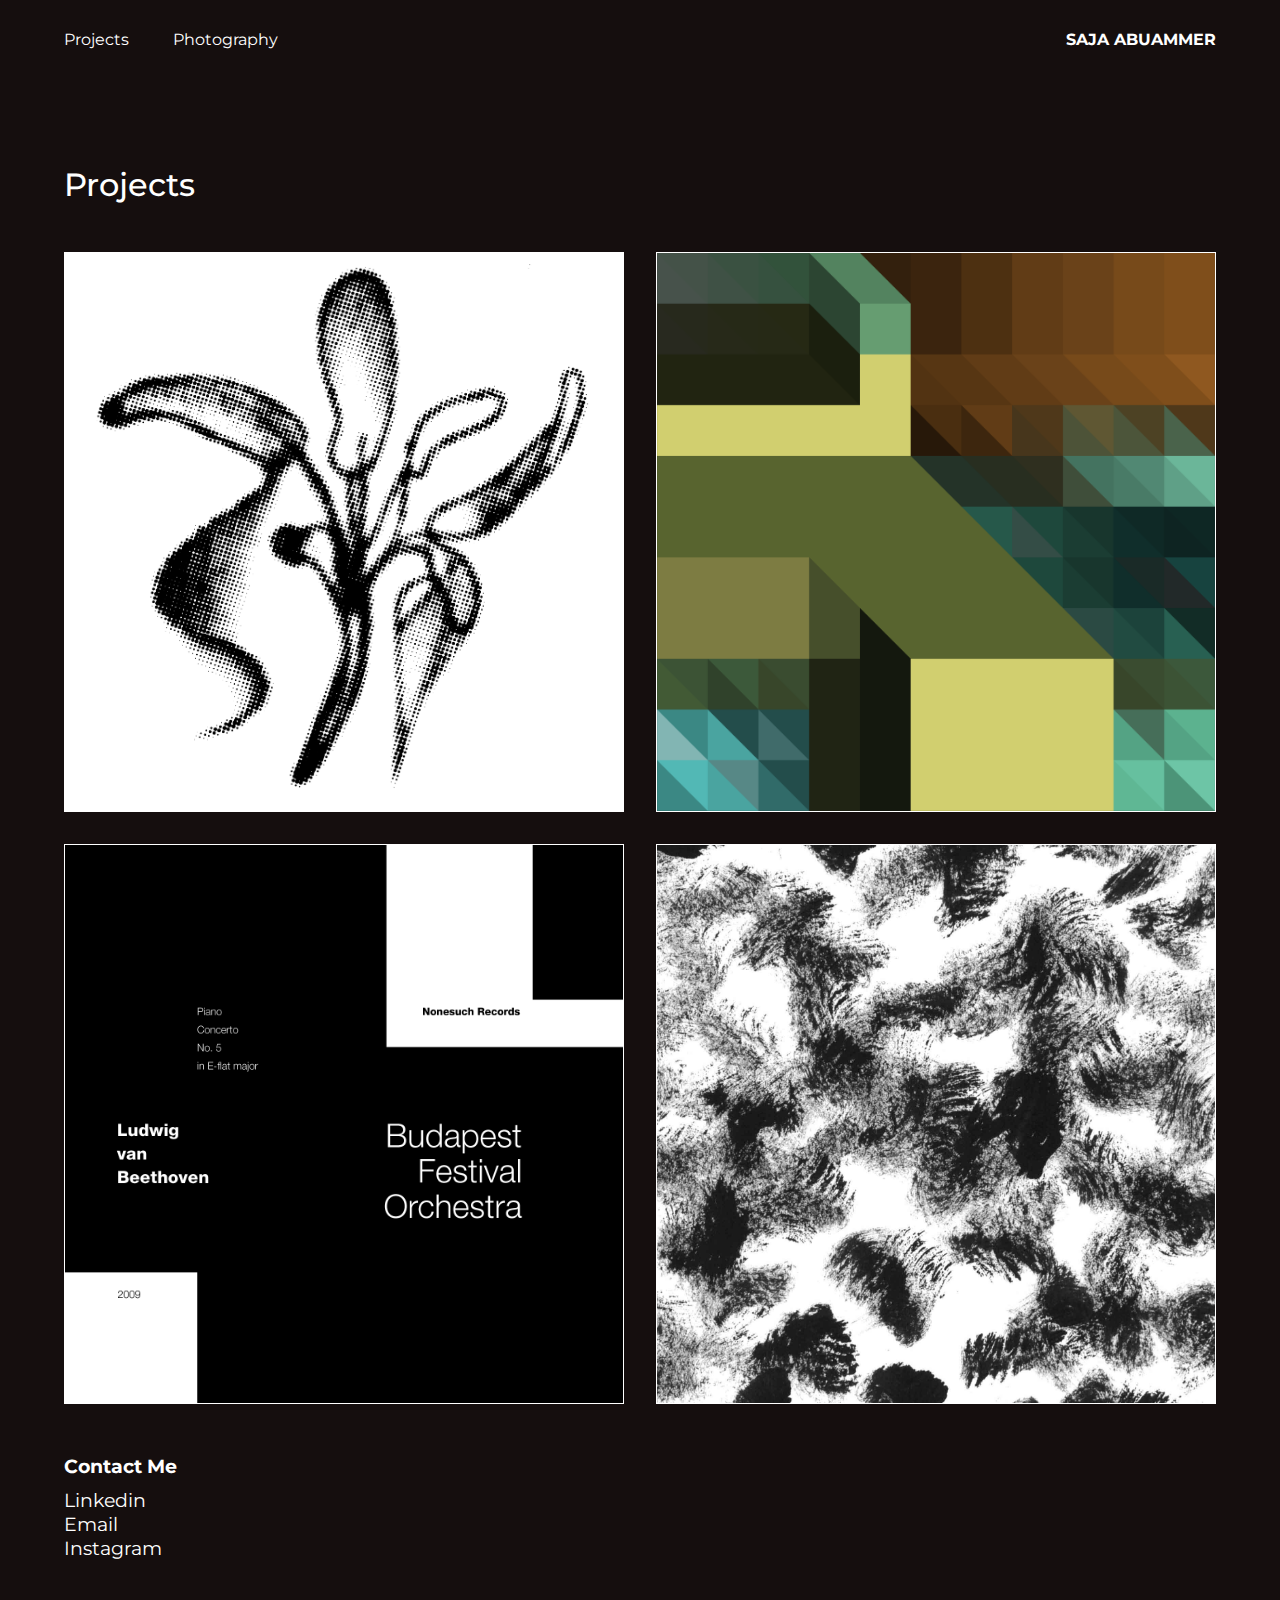
<file: projects_overview.html>
<!DOCTYPE html>
<html>
<head>
<meta charset="UTF-8">
<title>Boilerplate Template</title>

<link href="css/main.css" rel="stylesheet" type="text/css">

<link rel="preconnect" href="https://fonts.googleapis.com"> 
<link rel="preconnect" href="https://fonts.gstatic.com" crossorigin> 
<link rel="preconnect" href="https://fonts.googleapis.com">
<link rel="preconnect" href="https://fonts.gstatic.com" crossorigin>
<link href="https://fonts.googleapis.com/css2?family=Montserrat:ital,wght@0,300;0,400;0,500;0,600;0,700;0,800;0,900;1,200;1,300;1,400;1,500;1,600;1,700;1,800;1,900&display=swap" rel="stylesheet">

<link href="css/font-awesome.css" rel="stylesheet" type="text/css">

</head>

<body class="projects-overview">

<section class="layout">

    <header>
        <div class="title">
            <span><a href="index.html">SAJA ABUAMMER</a></span>
        </div>
    
        <nav class="links">
        <ul>
            <li><a href="projects_overview.html">Projects</a></li>
            <li><a href="photography_overview.html">Photography</a></li>
    
        </ul>
        </nav>
    
    </header>

<main>

    <h1>Projects</h1>

    <div class="projects-grid">
        <a href="project1.html"><img src="images/Thumbnails/BotanicalSymbols_-02 2.png" alt=""/> </a>
        <a href="project_2.html"><img src="images/Thumbnails/Projects_TN.png"  alt=""/></a>
        <a href="project_3.html"><img src="images/Thumbnails/Album_TN.png"  alt=""/> </a>
        <a href="project_1.html"><img src="images/Thumbnails/Handmade_TN.jpg"  alt=""/> </a>
        
        

    </div>
</main>

<footer>
    <div class="footer-content">
        <h4>Contact Me</h4>
    <ul>
        <li>
            <a href="https://www.linkedin.com/in/saja-abuammer/">Linkedin</a>
            <a href="mailto:sajaabuammer03@gmail.com">Email</a>
            <a href="https://www.instagram.com/saja.abuammer/?hl=en">Instagram</a>
        </li>
    </ul>
    </div>
</footer>
</section>
</body>

</section>
</file>
<file: css/main.css>
@charset "UTF-8";
/* CSS Document */

/* Reset browser default styles: */
html, body, h1, h2, h3, h4, h5, h6, p, ol, ul, li, pre, code, address, variable, form, fieldset, blockquote {
   padding: 0;
   margin: 0;
   font-size: 100%;
   font-weight: normal;
    list-style: none;
}

/* border-box so that border widths aren't added to the total width of the element: */
html {
    box-sizing: border-box;
}

*, *:before, *:after {
   box-sizing: inherit;
}

/* Clearfix to make floated elements behave correctly: */
   .cf:before, .cf:after { content: ""; display: table; }
   .cf:after { clear: both; }
   .cf { zoom: 1; }

/* In order for the percentage heights to work we need this: */
html, body { height:100%; }


body {
   font-family: Montserrat;
   font-size: 16px;
   margin: 0px;
   background-color: hsl(0, 20%, 7%);
   color: white;
}

.layout {
   width: 90%;
   margin: 0px auto;
}

a{
   color: black;
   text-decoration: none;
}

a:hover{
   color:grey;
}

img {
   width: 100%;
   height: auto;
   display: block;
}

h1{
   font-size: 2em;
   font-weight: 500;
   margin: 3em 0 0 0%;
}

h2{
   padding: 2em 0 2em 0;
   margin-left: 52%;
}

h3{
   padding: 3em 0 3em 0;
   font-size: 1.5em;
}

h4{
   font-size: 1.2em;
   font-weight: 700;
   padding: 0 0 10px 0;
}

.container{
   width: 100%;
   height: 100vh;
   background-image: url('../images/bg.jpg');
   background-position: center;
   background-size: cover;

}

/*----header and navigation----*/

header{
   display:flex;
   justify-content: flex-end;
   flex-direction: row-reverse;
   align-items: center;
   padding: 30px 0 20px 0;
}
header a{
   color: white;
}
footer a{
   color: white;
}
.title{
   font-weight: 700;
   margin-left: auto;
}
.title a{
   transition: all 0.3s ease;
}
.links{
   list-style: none;
}
.links li{
   display: inline-block;
   padding: 0px 20px;
   
}
.links ul li a{
   transition: all 0.3s ease;
   cursor: pointer;
}
.links li:nth-child(1) {
   padding: 0 20px 0 0;
}
nav.sticky{
   position: fixed;
   top: 0;
   left: 0;
}

/*----home page----*/


.intro-text{
   margin: 340px 0px 0 0;
   width: 25%;
   height: auto;
   text-align: left;
   font-weight: 500;
   font-size: 1.5em;
   color: white;
}
.home-grid{
   display: grid;
   grid-template-columns: 1fr 1fr;
   column-gap: 10em;
   margin: 200px 0 150px 0;

}
.projects-title1{
   text-align: center;
   padding: 20px;
   font-weight: 500;
   font-size: 1.5em;
   text-transform: uppercase;
}
.projects-title2{
   text-align: center;
   padding: 20px;
   font-weight: 500;
   font-size: 1.5em;
   text-transform: uppercase;
}
.border{
   border: 3px solid rgb(245, 245, 245);
}
.radius{
   border-radius: 50%;
   border: 3px solid rgb(245, 245, 245);
   
}
.about{
   padding: 250px 0 0 0;
}

/*----footer----*/

.footer-content{
   display: flex;
   justify-content: center;
   flex-direction: column;
   padding: 50px 0 100px 0;
}
.footer-content li{
   font-size: 1.2em;
   cursor: pointer;
}
.footer-content ul li a{
   display: block;
   transition: all 0.3s ease;
}
.footer-content ul li a:hover{
   padding-left: 10px;

}
.footer-content h3{
   padding: 20px;

}
/*----project-overview-page----*/

.projects-grid{
   margin-top: 3em;
   display: grid;
   grid-template-columns: 1fr 1fr;
   gap: 2em;
}
.projects-grid img{
   border: 1px solid white;
}
/*----photography-overview-page----*/

.photography-grid{
   margin-top: 3em;
   display: grid;
   grid-template-columns: 1fr 1fr;
   gap: 2em;
}
.photography-grid img{
   border-radius: 50%;
   border: 1px solid white;
}

/*----project 1, 2, 3---*/

.project1-grid{
   margin-top: 3em;
   display: grid;
   grid-template-columns: 1fr 1fr 1fr;
   gap: 2em;
}
.project1-grid img{
   border: 3px solid white ;
}
.highlight1{
   grid-column: span 2;
   grid-row: span 2;
}
.highlight2{
   grid-column-start: 2;
   grid-column: span 2;
   grid-row: span 2;
}
.concept{
   width: 50%;
}


/*----photography-pages----*/

.photography1-grid{
   display: grid;
   grid-template-columns: 1fr 1fr;
   gap: 2em;
}
.pthighlight{
   grid-column: span 2;
}
.reflect{
   transform: scaleX(-1);
}

/* MEDIA QUERIES */
@media (max-width: 480px) {

   .intro-text{
      margin: 340px 0px 0 0;
      width: 40%;
   }
   .home-grid{
      grid-template-columns: 1fr;
      grid-row: 25% 25% 25% 25%;

   }
   .projects-title1{
      grid-row: 1;
   }
   .projects-title2{
      grid-row: 3;
      padding-top: 100px;
   }
   .about{
      padding: 200px 0 0 0;
   }
   .project1-grid{
      gap: 1.5em;
   }
   .projects-grid{
      grid-template-columns: auto;
   }
   .photography-grid{
      grid-template-columns: auto;
   }
   .photography1-grid{
      grid-template-columns: 1fr;
   }
   .pthighlight{
      grid-column: span 1;
   }
   .project1-grid{
      margin-top: 3em;
      display: grid;
      grid-template-columns: 1fr;
      gap: 2em;
   }
   .highlight1{
      grid-column: span 1;
   }
   .highlight2{
      grid-column: span 1;
   }
   .concept{
      width: 100%;
   }
   h2{
      width: 100%;
      margin-left: 0%;
   }
}
</file>
